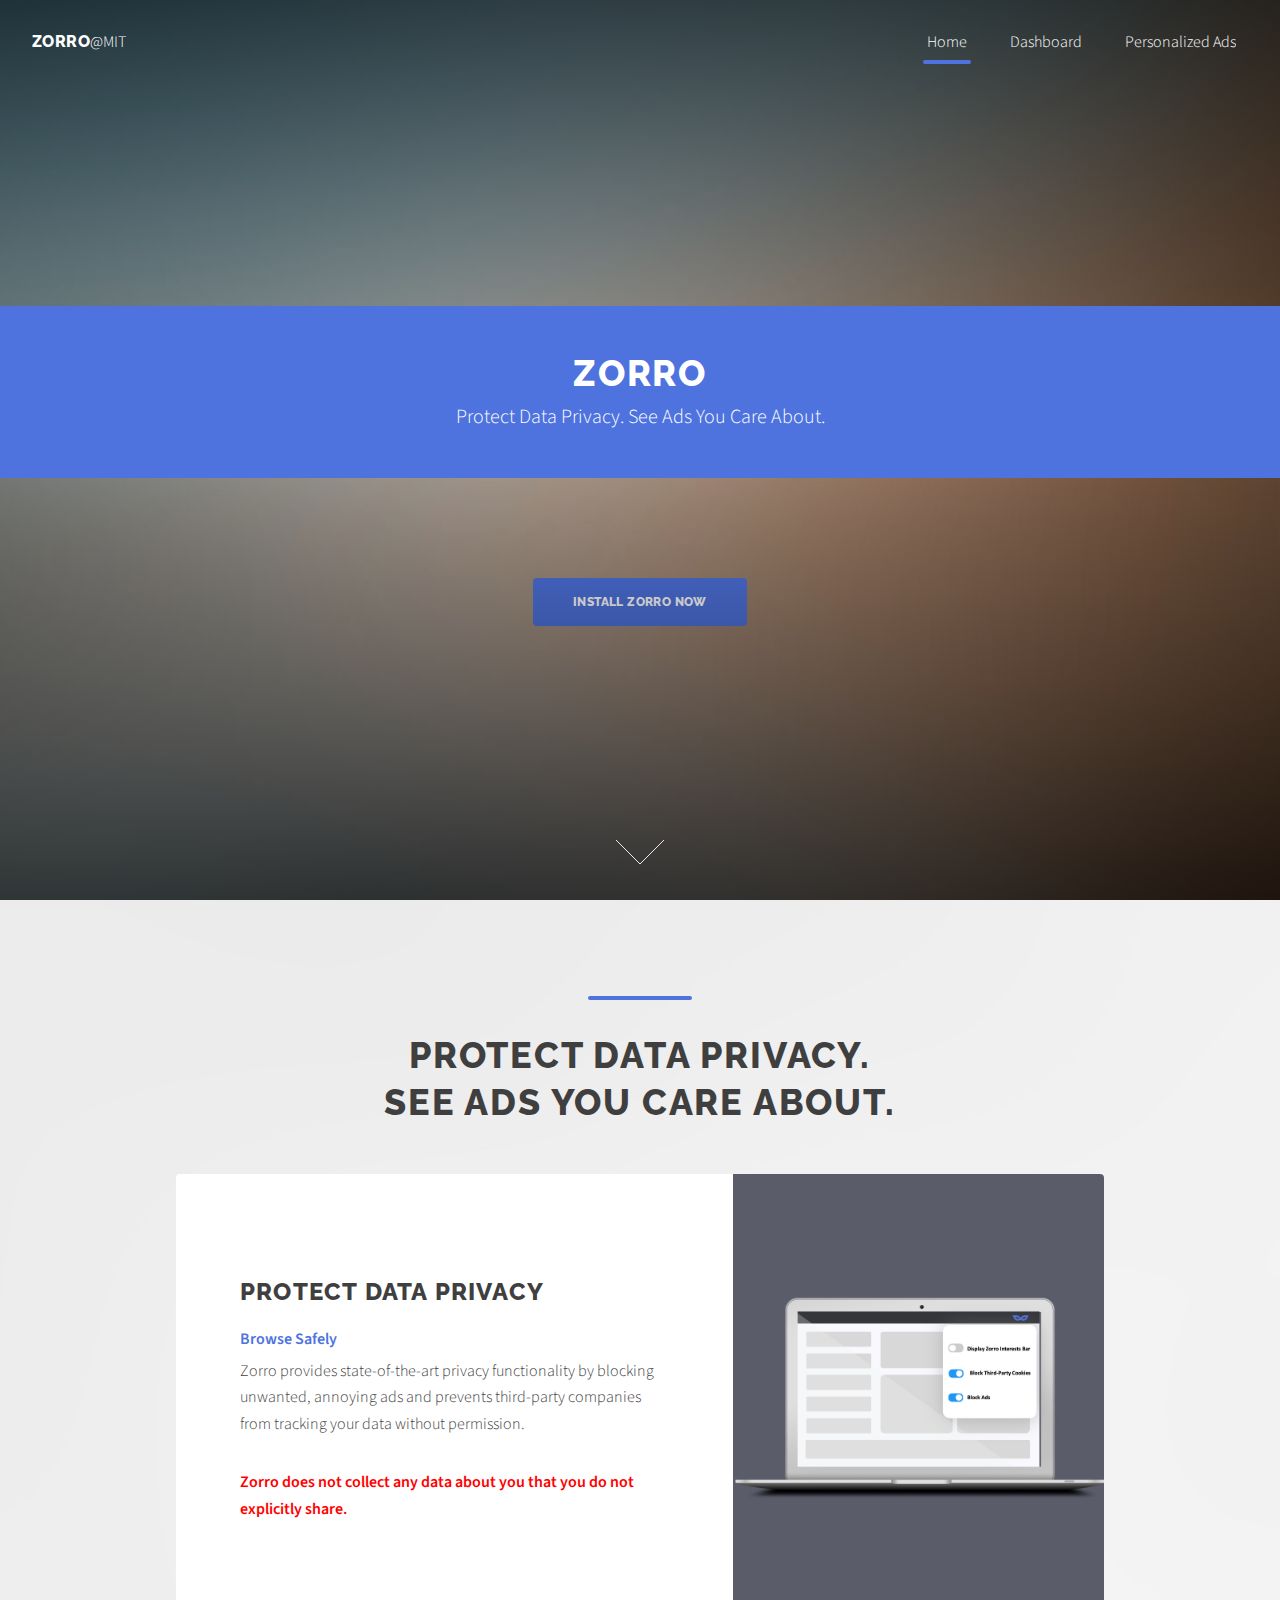
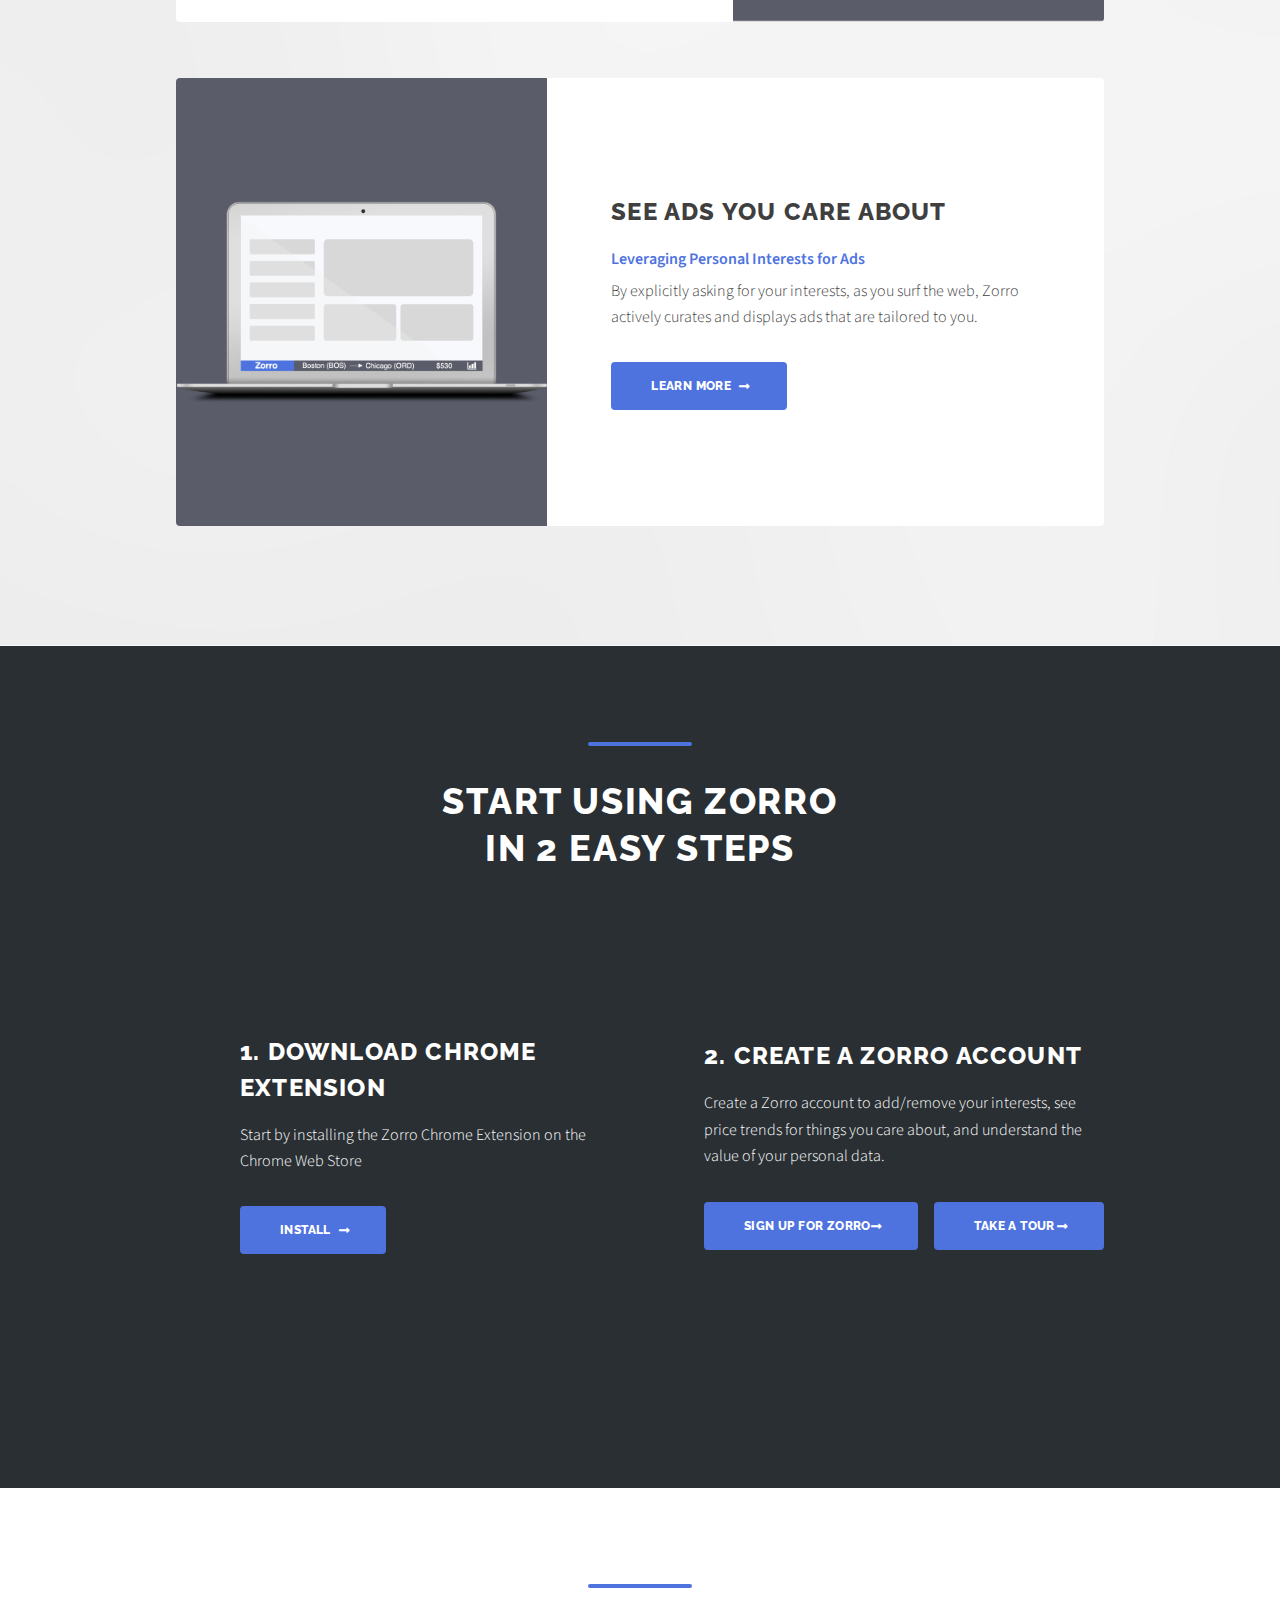
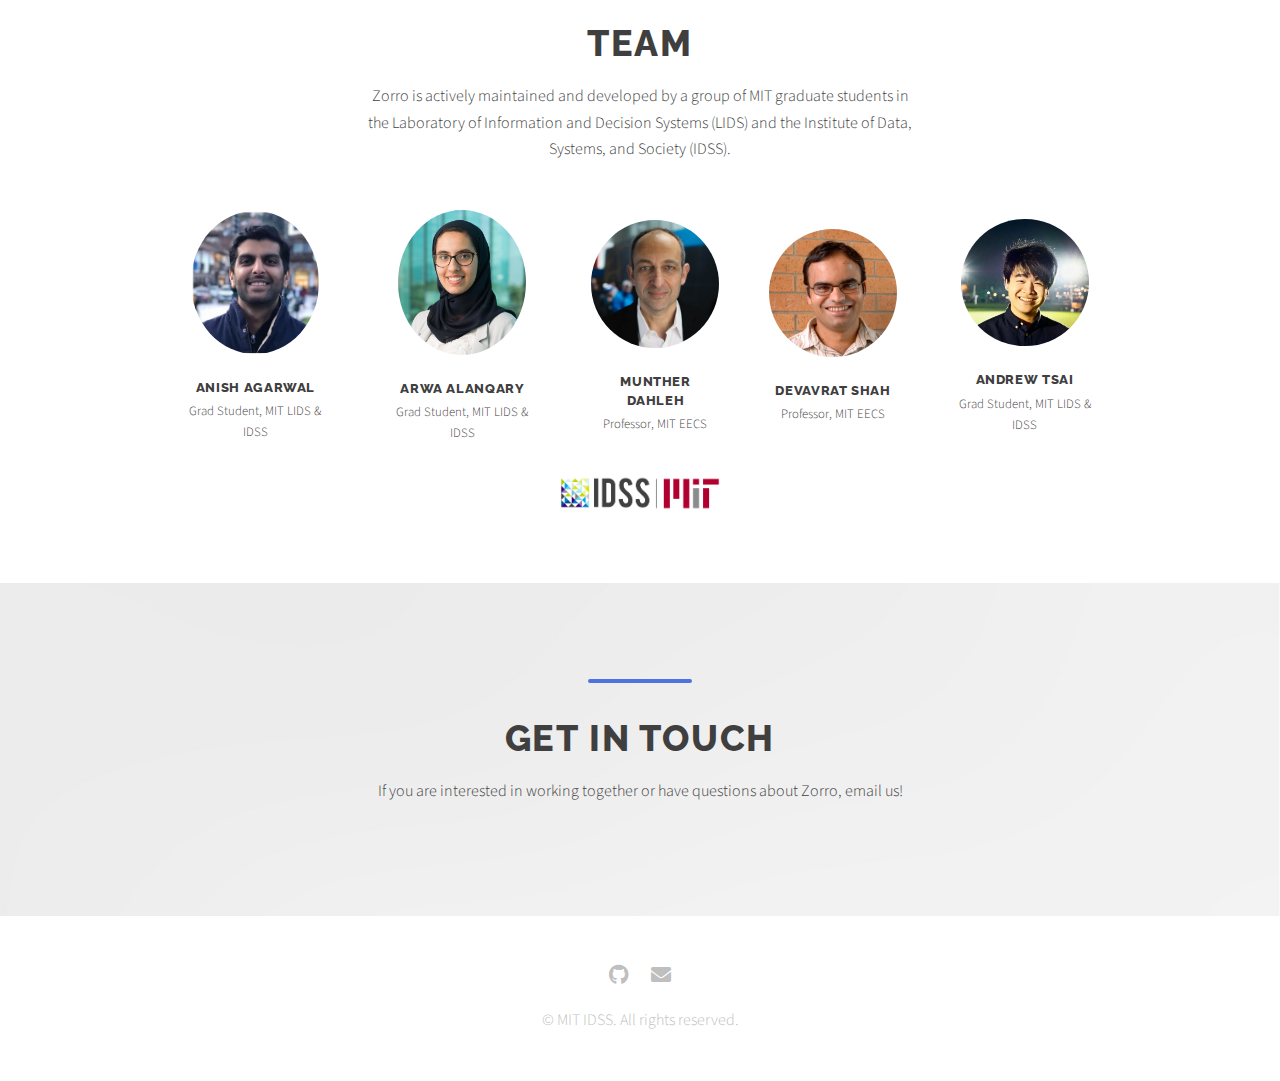
<file: index.html>
<!DOCTYPE HTML>
<!--
	Relativity by Pixelarity
	pixelarity.com | hello@pixelarity.com
	License: pixelarity.com/license
-->
<html>
	<head>
		<title>Zorro- Interest-Based Ad-Blocker</title>
		<meta charset="utf-8" />
		<meta name="viewport" content="width=device-width, initial-scale=1, user-scalable=no" />
		<link rel="stylesheet" href="assets/css/main.css" />
		<link rel="shortcut icon" href="images/favicon.ico" />
	</head>
	<body class="is-preload">

		<!-- Wrapper -->
			<div id="wrapper">

				<!-- Header -->
					<header id="header" class="alt">

						<!-- Logo -->
							<div class="logo">
								<a href="index.html"><strong>Zorro</strong>@MIT</a>
							</div>

						<!-- Nav -->
							<nav id="nav">
								<ul>
									<li class="current"><a href="index.html">Home</a></li>
									<!--li>
										<a href="#" class="icon solid fa-angle-down">Dropdown</a>
										<ul>
											<li><a href="#">Option One</a></li>
											<li><a href="#">Option Two</a></li>
											<li><a href="#">Option Three</a></li>
											<li>
												<a href="#">Submenu</a>
												<ul>
													<li><a href="#">Option One</a></li>
													<li><a href="#">Option Two</a></li>
													<li><a href="#">Option Three</a></li>
													<li><a href="#">Option Four</a></li>
												</ul>
											</li>
										</ul>
									</li-->
									<li><a href="dashboard.html">Dashboard</a></li>
									<li><a href="personalized_ads.html">Personalized Ads</a></li>
								</ul>
							</nav>

					</header>

				<!-- Banner -->
					<section id="banner">
						<div class="content">
							<h1>Zorro</h1>
							<p>Protect Data Privacy. See Ads You Care About. </p>
						</div>
						<div style="height:100px;"></div>
						<div>
							<a href="#install" class="button">Install Zorro Now</a>
						</div>
						<a href="#first" class="more scrolly">Learn More</a>
					</section>

				<!-- Section -->
					<section class="main alt" id="first">
						<header>
							<h2>Protect Data Privacy. <br>See Ads You Care About.</h2>
							
						</header>
						<div class="inner">
							<article class="post style2">
								<div class="content">
									<header>
										<h3>Protect Data Privacy</h3>
										<span class="category">Browse Safely</span>

									</header>
									<p>Zorro provides state-of-the-art privacy functionality by blocking unwanted, annoying ads and prevents third-party companies from tracking your data without permission.</p>

									<p><strong style="color:red">Zorro does not collect any data about you that you do not explicitly share.</strong></p>

								</div>
								<div class="image" data-position="center"><img src="images/pic11.png"  alt="" /></div>
							</article>
							<article class="post style2 alt">
								<div class="content">
									<header>
										<h3>See ads you care about</h3>
										<span class="category">Leveraging Personal Interests for Ads</span>

									</header>
									<p>By explicitly asking for your interests, as you surf the web, Zorro actively curates and displays ads that are tailored to you.</p>
									<ul class="actions">
										<li><a href="personalized_ads.html" class="button next">Learn More</a></li>
									</ul>
								</div>
								<div class="image" data-position="center"><img src="images/pic12.png" alt="" /></div>
							</article>
						</div>
					</section>

				<!-- Section -->
					<section class="main accent2" id="install">
						<header>
							<h2>Start using Zorro <br> in 2 Easy Steps</h2>
			
						</header>
						<div class="inner">
							<article class="post alt">
								<div class="content">
									<header>
										<h3>2. Create a Zorro Account</h3>
									</header>
									<p>Create a Zorro account to add/remove your interests, see price trends for things you care about, and understand the value of your personal data.</p>
									<ul class="actions">
										<li><a href="http://flask-env.ezw3nbmarp.us-east-2.elasticbeanstalk.com/" target="_blank" class="button next">Sign Up For Zorro</a></li>
										<li><a href="dashboard.html" class="button next">Take a Tour</a></li>
									</ul>
								</div>
								<div class="content">
									<header>
										<h3>1. Download Chrome Extension</h3>
									</header>
									<p>Start by installing the Zorro Chrome Extension on the Chrome Web Store</p>
									<ul class="actions">
										<li><a href="https://chrome.google.com/webstore/detail/zorro/nohffnloalhahmmfjifahgfjadhjcepi?authuser=0&hl=en" target="_blank" class="button next">Install</a></li>
									</ul>
								</div>
								

							</article>
							
						</div>
					</section>

				<!-- Section -->
					<section class="main">
						<header>
							<h2>Team</h2>
							<p>Zorro is actively maintained and developed by a group of MIT graduate students in the Laboratory of Information and Decision Systems (LIDS) and the Institute of Data, Systems, and Society (IDSS).</p>
						</header>
						<div class="inner">
							<ul class="faces">
								<li>
									<span class="image"><img src="images/anish.jpg" alt="" /></span>
									<h3>Anish Agarwal</h3>
									<p>Grad Student, MIT LIDS & IDSS</p>
								</li>
								<li>
									<span class="image"><img src="images/arwa.jpg" alt="" /></span>
									<h3>Arwa Alanqary</h3>
									<p>Grad Student, MIT LIDS & IDSS</p>
								</li>
								<li>
									<span class="image"><img src="images/munther.jpg" alt="" /></span>
									<h3>Munther Dahleh</h3>
									<p>Professor, MIT EECS</p>
								</li>
								<li>
									<span class="image"><img src="images/devavrat.jpg" alt="" /></span>
									<h3>Devavrat Shah</h3>
									<p>Professor, MIT EECS</p>
								</li>
								<li>
									<span class="image"><img src="images/andrew.jpg" alt="" /></span>
									<h3>Andrew Tsai</h3>
									<p>Grad Student, MIT LIDS & IDSS</p>
								</li>
							</ul>
							<div class="body_logo"><img src="images/idss_logo.png" alt="" /></div>
						</div>
					</section>

				<!-- Section -->
					<section class="main alt special">
						<header>
							<h2>Get in touch</h2>
							<p>If you are interested in working together or have questions about Zorro, email us!</p>
						</header>
						<!--div class="inner narrow">
							<form action="#" method="post">
								<div class="fields">
									<div class="field half">
										<input name="name" id="name" placeholder="Name" type="text" />
									</div>
									<div class="field half">
										<input name="email" id="email" placeholder="Email" type="email" />
									</div>
									<div class="field">
										<textarea name="message" id="message" rows="6" placeholder="Message"></textarea>
									</div>
								</div>
								<ul class="actions special">
									<li><button class="button next" type="submit">Send Message</button></li>
								</ul>
							</form>
						</div-->
					</section>

				<!-- Footer -->
					<footer id="footer">
						<ul class="icons">
							<!--li><a href="#" class="icon brands alt fa-twitter"><span class="label">Twitter</span></a></li>
							<li><a href="#" class="icon brands alt fa-facebook-f"><span class="label">Facebook</span></a></li-->
							<!--li><a href="#" class="icon brands alt fa-instagram"><span class="label">Instagram</span></a></li-->
							<li><a href="https://github.com/tsaience/zorro" class="icon brands alt fa-github"><span class="label">GitHub</span></a></li>
							<!--li><a href="#" class="icon solid alt fa-phone"><span class="label">Phone</span></a></li-->
							<li><a href="mailto: zorro-vod@mit.edu" class="icon solid alt fa-envelope"><span class="label">Email</span></a></li>
						</ul>
						<p class="copyright">&copy; MIT IDSS. All rights reserved.</p>
					</footer>

			</div>

		<!-- Scripts -->
			<script src="assets/js/jquery.min.js"></script>
			<script src="assets/js/jquery.dropotron.min.js"></script>
			<script src="assets/js/jquery.scrollex.min.js"></script>
			<script src="assets/js/jquery.scrolly.min.js"></script>
			<script src="assets/js/browser.min.js"></script>
			<script src="assets/js/breakpoints.min.js"></script>
			<script src="assets/js/util.js"></script>
			<script src="assets/js/main.js"></script>

	</body>
</html>
</file>
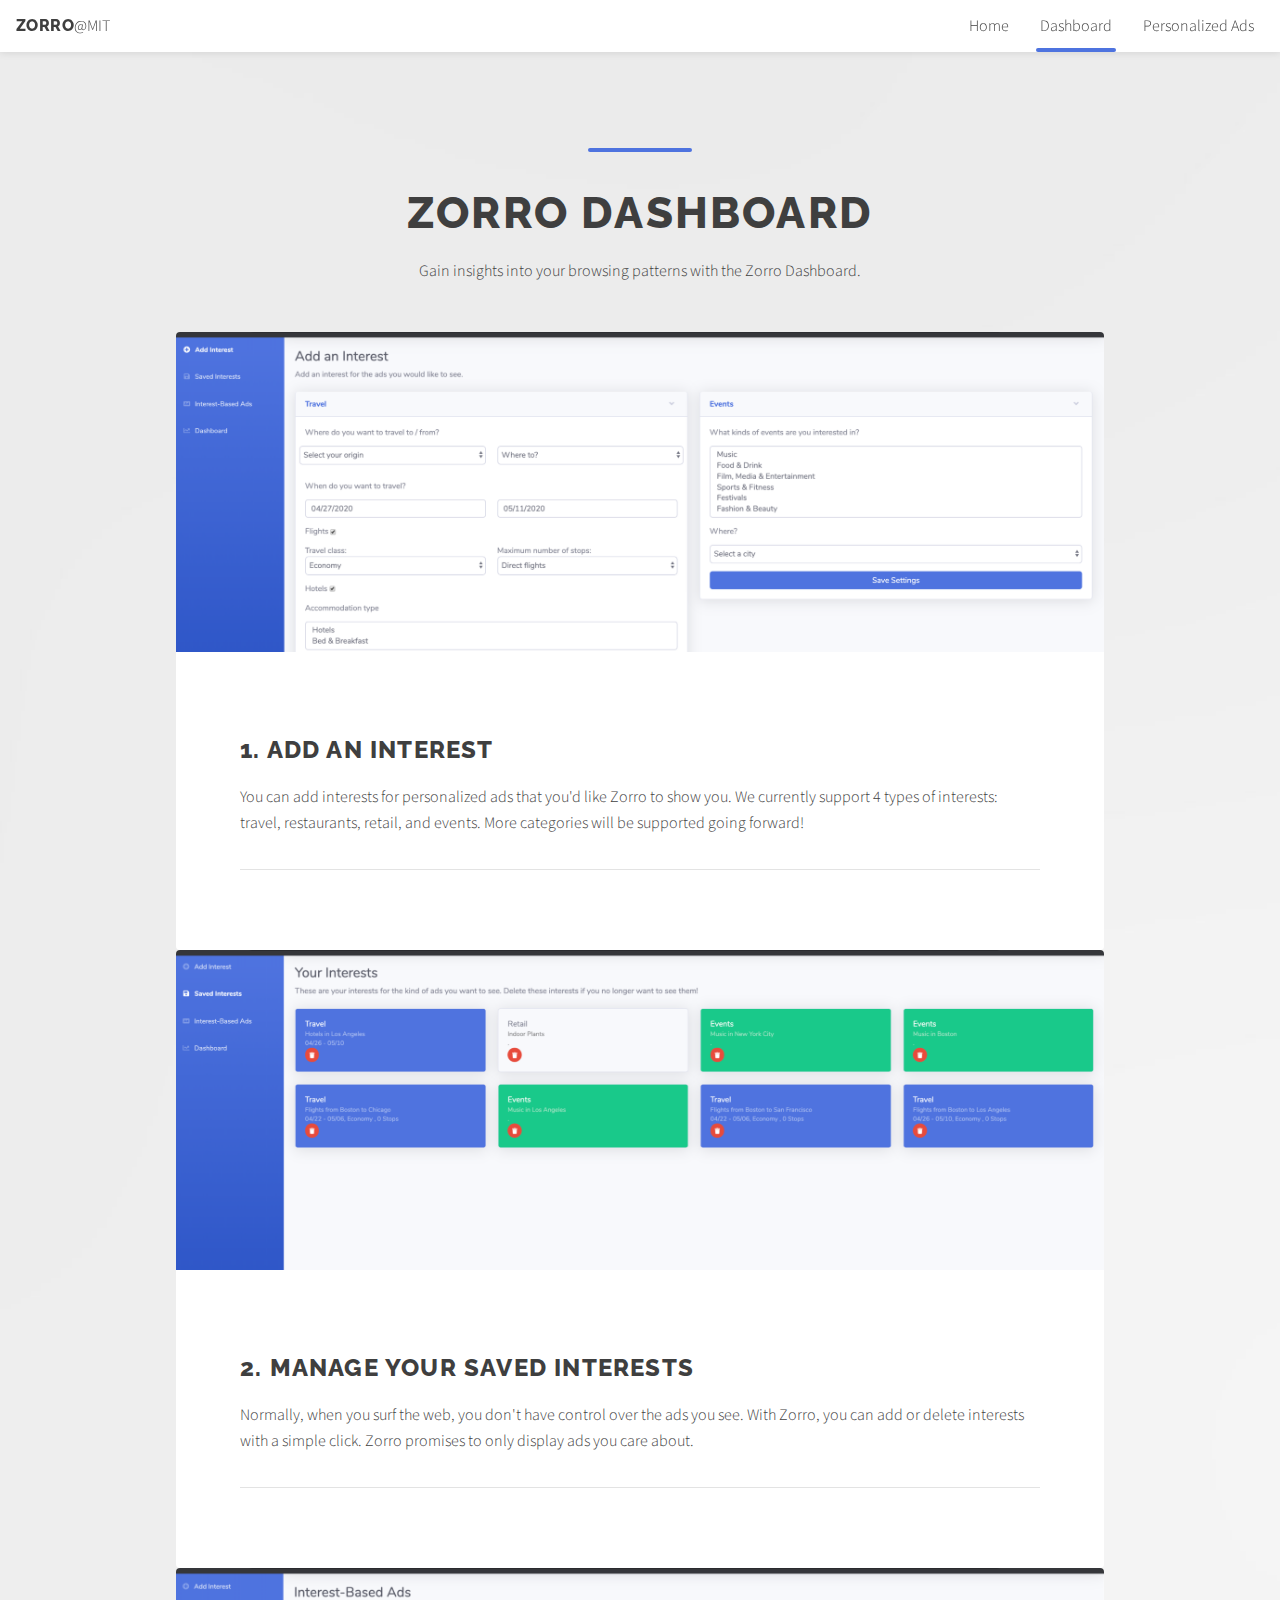
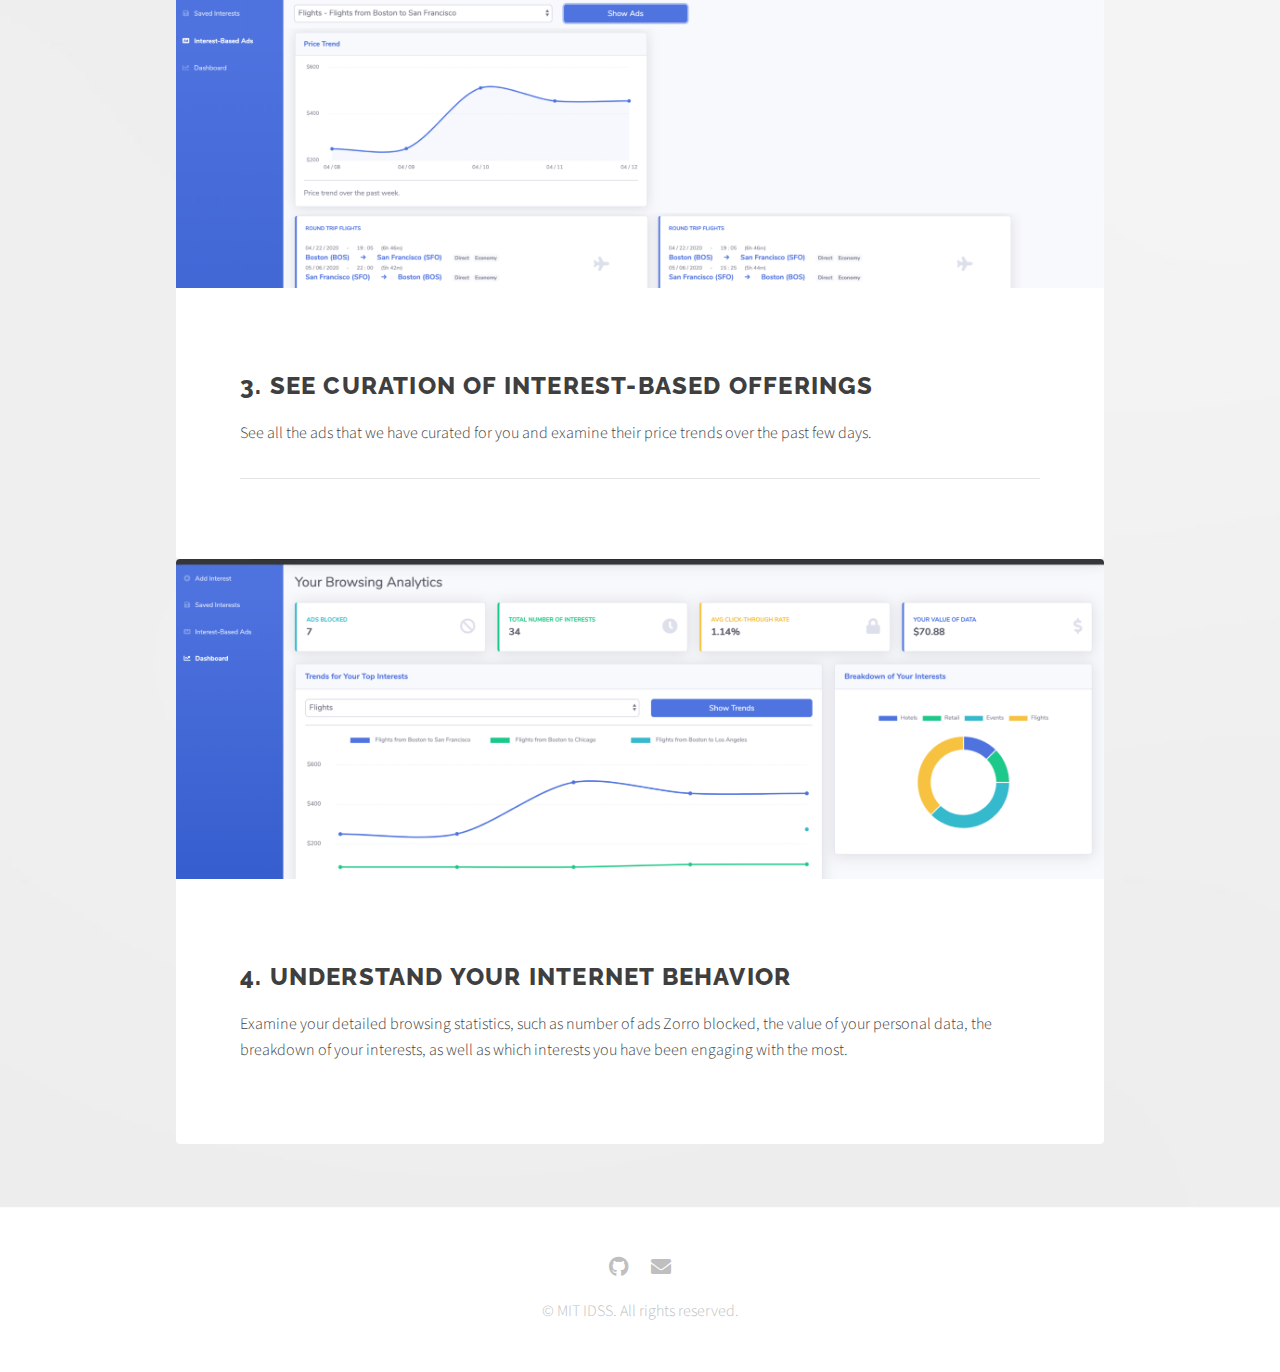
<file: dashboard.html>
<!DOCTYPE HTML>
<!--
	Relativity by Pixelarity
	pixelarity.com | hello@pixelarity.com
	License: pixelarity.com/license
-->
<html>
	<head>
		<title>Zorro Dashboard Explained</title>
		<meta charset="utf-8" />
		<meta name="viewport" content="width=device-width, initial-scale=1, user-scalable=no" />
		<link rel="stylesheet" href="assets/css/main.css" />
		<link rel="shortcut icon" href="images/favicon.ico" />
	</head>
	<body class="is-preload">

		<!-- Wrapper -->
			<div id="wrapper">

				<!-- Header -->
					<header id="header">

						<!-- Logo -->
							<div class="logo">
								<a href="index.html"><strong>Zorro</strong>@MIT</a>
							</div>

						<!-- Nav -->
							<nav id="nav">
								<ul>
									<li ><a href="index.html">Home</a></li>
									<!--li>
										<a href="#" class="icon solid fa-angle-down">Dropdown</a>
										<ul>
											<li><a href="#">Option One</a></li>
											<li><a href="#">Option Two</a></li>
											<li><a href="#">Option Three</a></li>
											<li>
												<a href="#">Submenu</a>
												<ul>
													<li><a href="#">Option One</a></li>
													<li><a href="#">Option Two</a></li>
													<li><a href="#">Option Three</a></li>
													<li><a href="#">Option Four</a></li>
												</ul>
											</li>
										</ul>
									</li-->
									<li class="current"><a href="dashboard.html">Dashboard</a></li>
									<li><a href="personalized_ads.html">Personalized Ads</a></li>
								</ul>
							</nav>


					</header>

				<!-- Section -->
					<section class="main alt">
						<header>
							<h1>Zorro Dashboard</h1>
							<p>Gain insights into your browsing patterns with the Zorro Dashboard.</p>
						</header>
						<div class="inner style2">
							<div class="image main" data-position="center"><img src="images/db1.png" alt="" /></div>
							<h3>1. Add An Interest</h3>
							<p>You can add interests for personalized ads that you'd like Zorro to show you. We currently support 4 types of interests: travel, restaurants, retail, and events. More categories will be supported going forward! </p>
							<hr />
						</div>
						<div class="inner style2">
							<div class="image main" data-position="center"><img src="images/db2.png" alt="" /></div>
							<h3>2. Manage Your Saved Interests</h3>
							<p>Normally, when you surf the web, you don't have control over the ads you see. With Zorro, you can add or delete interests with a simple click. Zorro promises to only display ads you care about.</p>
							<hr />
							
							
						</div>
						<div class="inner style2">
							<div class="image main" data-position="center"><img src="images/db3.png" alt="" /></div>
							<h3>3. See Curation of Interest-Based Offerings</h3>
							<p>See all the ads that we have curated for you and examine their price trends over the past few days.</p>
							<hr />
							
							
						</div>
						<div class="inner style2">
							<div class="image main" data-position="center"><img src="images/db4.png" alt="" /></div>
							<h3>4. Understand Your Internet Behavior</h3>
							<p>Examine your detailed browsing statistics, such as number of ads Zorro blocked, the value of your personal data, the breakdown of your interests, as well as which interests you have been engaging with the most.</p>
							
							
							
						</div>
						
						
						
					</section>

				<!-- Footer -->
					<footer id="footer">
						<ul class="icons">
							<!--li><a href="#" class="icon brands alt fa-twitter"><span class="label">Twitter</span></a></li>
							<li><a href="#" class="icon brands alt fa-facebook-f"><span class="label">Facebook</span></a></li-->
							<!--li><a href="#" class="icon brands alt fa-instagram"><span class="label">Instagram</span></a></li-->
							<li><a href="https://github.com/tsaience/zorro" class="icon brands alt fa-github"><span class="label">GitHub</span></a></li>
							<!--li><a href="#" class="icon solid alt fa-phone"><span class="label">Phone</span></a></li-->
							<li><a href="mailto: zorro-vod@mit.edu" class="icon solid alt fa-envelope"><span class="label">Email</span></a></li>
						</ul>
						<p class="copyright">&copy; MIT IDSS. All rights reserved.</p>
					</footer>

			</div>

		<!-- Scripts -->
			<script src="assets/js/jquery.min.js"></script>
			<script src="assets/js/jquery.dropotron.min.js"></script>
			<script src="assets/js/jquery.scrollex.min.js"></script>
			<script src="assets/js/jquery.scrolly.min.js"></script>
			<script src="assets/js/browser.min.js"></script>
			<script src="assets/js/breakpoints.min.js"></script>
			<script src="assets/js/util.js"></script>
			<script src="assets/js/main.js"></script>

	</body>
</html>
</file>
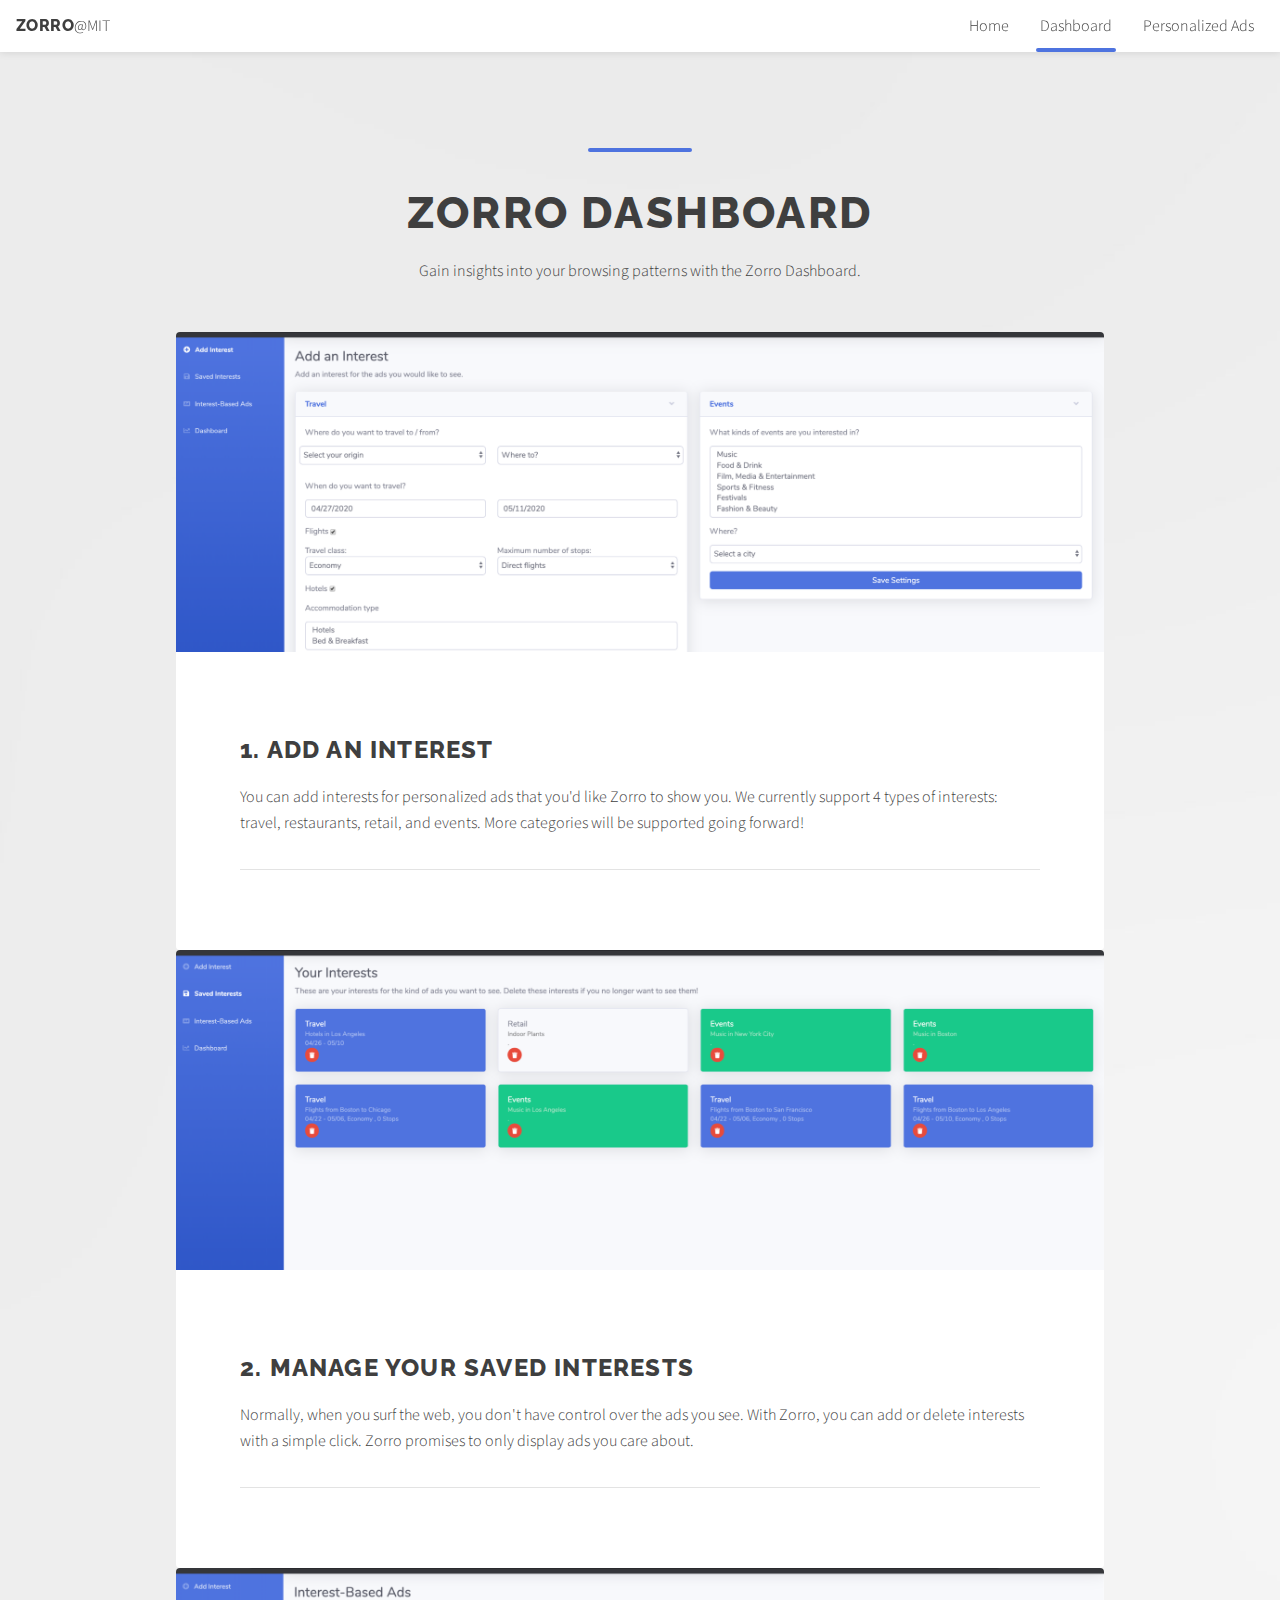
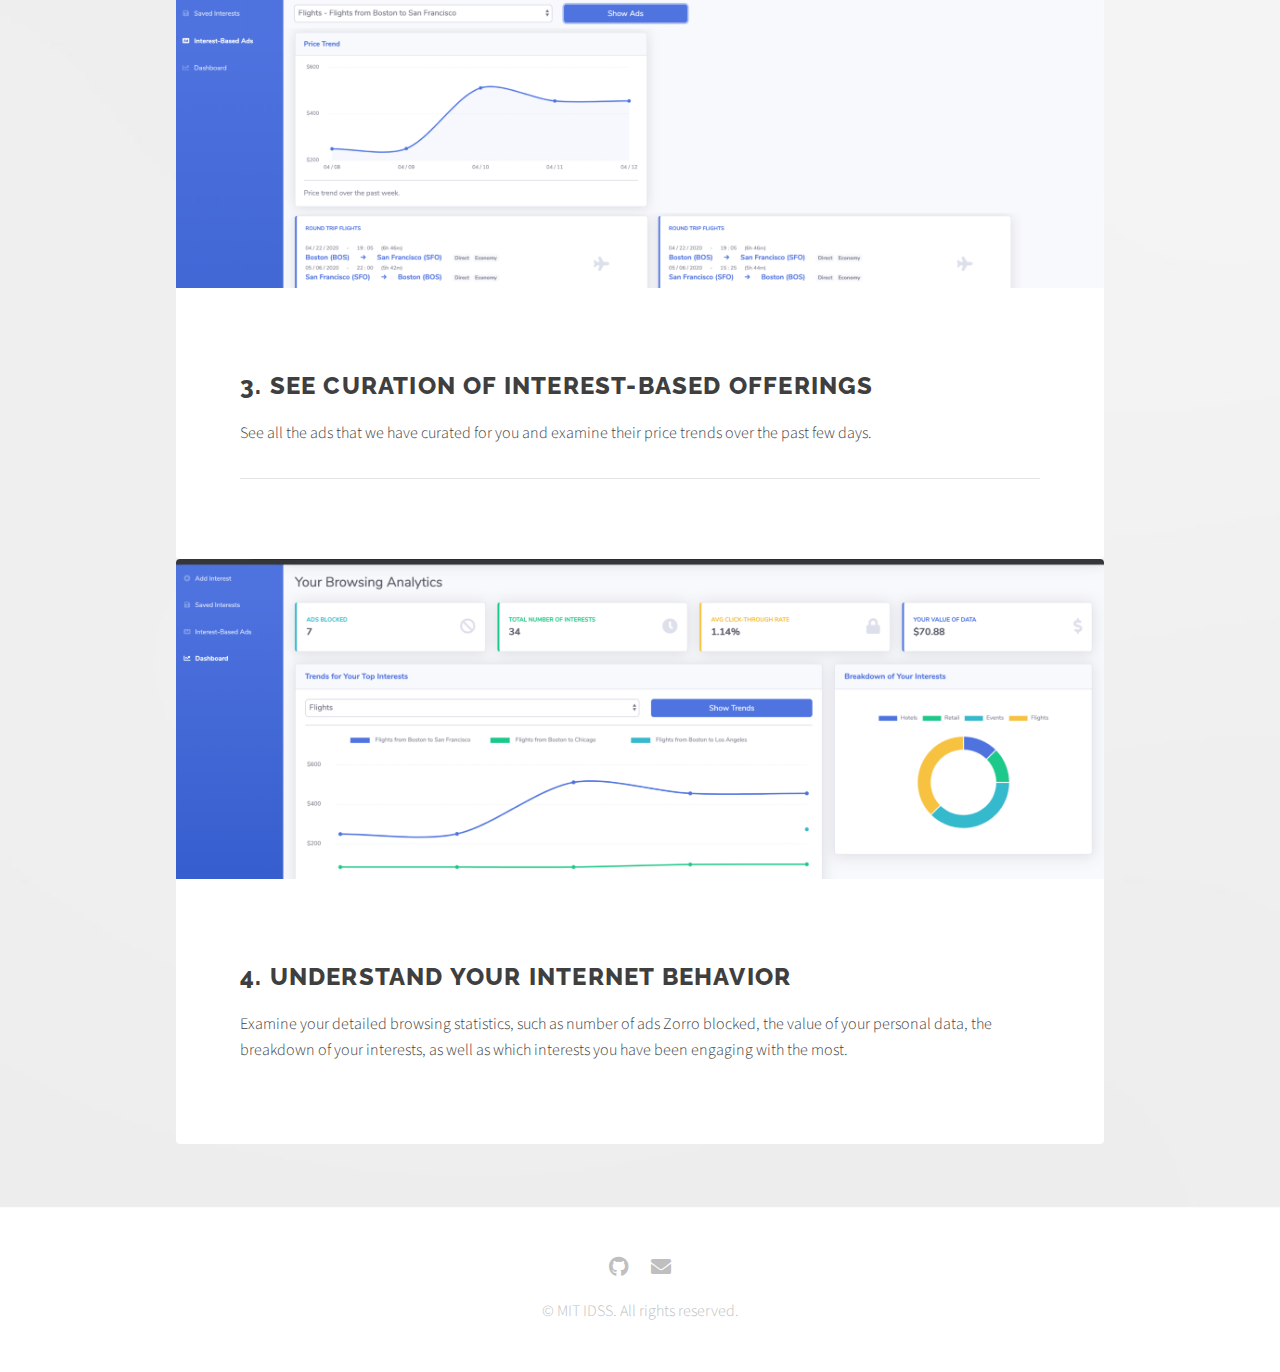
<file: generic.html>
<!DOCTYPE HTML>
<!--
	Relativity by Pixelarity
	pixelarity.com | hello@pixelarity.com
	License: pixelarity.com/license
-->
<html>
	<head>
		<title>Zorro Dashboard Explained</title>
		<meta charset="utf-8" />
		<meta name="viewport" content="width=device-width, initial-scale=1, user-scalable=no" />
		<link rel="stylesheet" href="assets/css/main.css" />
		<link rel="shortcut icon" href="images/favicon.ico" />
	</head>
	<body class="is-preload">

		<!-- Wrapper -->
			<div id="wrapper">

				<!-- Header -->
					<header id="header">

						<!-- Logo -->
							<div class="logo">
								<a href="index.html"><strong>Zorro</strong>@MIT</a>
							</div>

						<!-- Nav -->
							<nav id="nav">
								<ul>
									<li ><a href="index.html">Home</a></li>
									<!--li>
										<a href="#" class="icon solid fa-angle-down">Dropdown</a>
										<ul>
											<li><a href="#">Option One</a></li>
											<li><a href="#">Option Two</a></li>
											<li><a href="#">Option Three</a></li>
											<li>
												<a href="#">Submenu</a>
												<ul>
													<li><a href="#">Option One</a></li>
													<li><a href="#">Option Two</a></li>
													<li><a href="#">Option Three</a></li>
													<li><a href="#">Option Four</a></li>
												</ul>
											</li>
										</ul>
									</li-->
									<li class="current"><a href="generic.html">Dashboard</a></li>
									<li><a href="generic2.html">Personalized Ads</a></li>
								</ul>
							</nav>


					</header>

				<!-- Section -->
					<section class="main alt">
						<header>
							<h1>Zorro Dashboard</h1>
							<p>Gain insights into your browsing patterns with the Zorro Dashboard.</p>
						</header>
						<div class="inner style2">
							<div class="image main" data-position="center"><img src="images/db1.png" alt="" /></div>
							<h3>1. Add An Interest</h3>
							<p>You can add interests for personalized ads that you'd like Zorro to show you. We currently support 4 types of interests: travel, restaurants, retail, and events. More categories will be supported going forward! </p>
							<hr />
						</div>
						<div class="inner style2">
							<div class="image main" data-position="center"><img src="images/db2.png" alt="" /></div>
							<h3>2. Manage Your Saved Interests</h3>
							<p>Normally, when you surf the web, you don't have control over the ads you see. With Zorro, you can add or delete interests with a simple click. Zorro promises to only display ads you care about.</p>
							<hr />
							
							
						</div>
						<div class="inner style2">
							<div class="image main" data-position="center"><img src="images/db3.png" alt="" /></div>
							<h3>3. See Curation of Interest-Based Offerings</h3>
							<p>See all the ads that we have curated for you and examine their price trends over the past few days.</p>
							<hr />
							
							
						</div>
						<div class="inner style2">
							<div class="image main" data-position="center"><img src="images/db4.png" alt="" /></div>
							<h3>4. Understand Your Internet Behavior</h3>
							<p>Examine your detailed browsing statistics, such as number of ads Zorro blocked, the value of your personal data, the breakdown of your interests, as well as which interests you have been engaging with the most.</p>
							
							
							
						</div>
						
						
						
					</section>

				<!-- Footer -->
					<footer id="footer">
						<ul class="icons">
							<!--li><a href="#" class="icon brands alt fa-twitter"><span class="label">Twitter</span></a></li>
							<li><a href="#" class="icon brands alt fa-facebook-f"><span class="label">Facebook</span></a></li-->
							<!--li><a href="#" class="icon brands alt fa-instagram"><span class="label">Instagram</span></a></li-->
							<li><a href="https://github.com/tsaience/zorro" class="icon brands alt fa-github"><span class="label">GitHub</span></a></li>
							<!--li><a href="#" class="icon solid alt fa-phone"><span class="label">Phone</span></a></li-->
							<li><a href="mailto: zorro-vod@mit.edu" class="icon solid alt fa-envelope"><span class="label">Email</span></a></li>
						</ul>
						<p class="copyright">&copy; MIT IDSS. All rights reserved.</p>
					</footer>

			</div>

		<!-- Scripts -->
			<script src="assets/js/jquery.min.js"></script>
			<script src="assets/js/jquery.dropotron.min.js"></script>
			<script src="assets/js/jquery.scrollex.min.js"></script>
			<script src="assets/js/jquery.scrolly.min.js"></script>
			<script src="assets/js/browser.min.js"></script>
			<script src="assets/js/breakpoints.min.js"></script>
			<script src="assets/js/util.js"></script>
			<script src="assets/js/main.js"></script>

	</body>
</html>
</file>
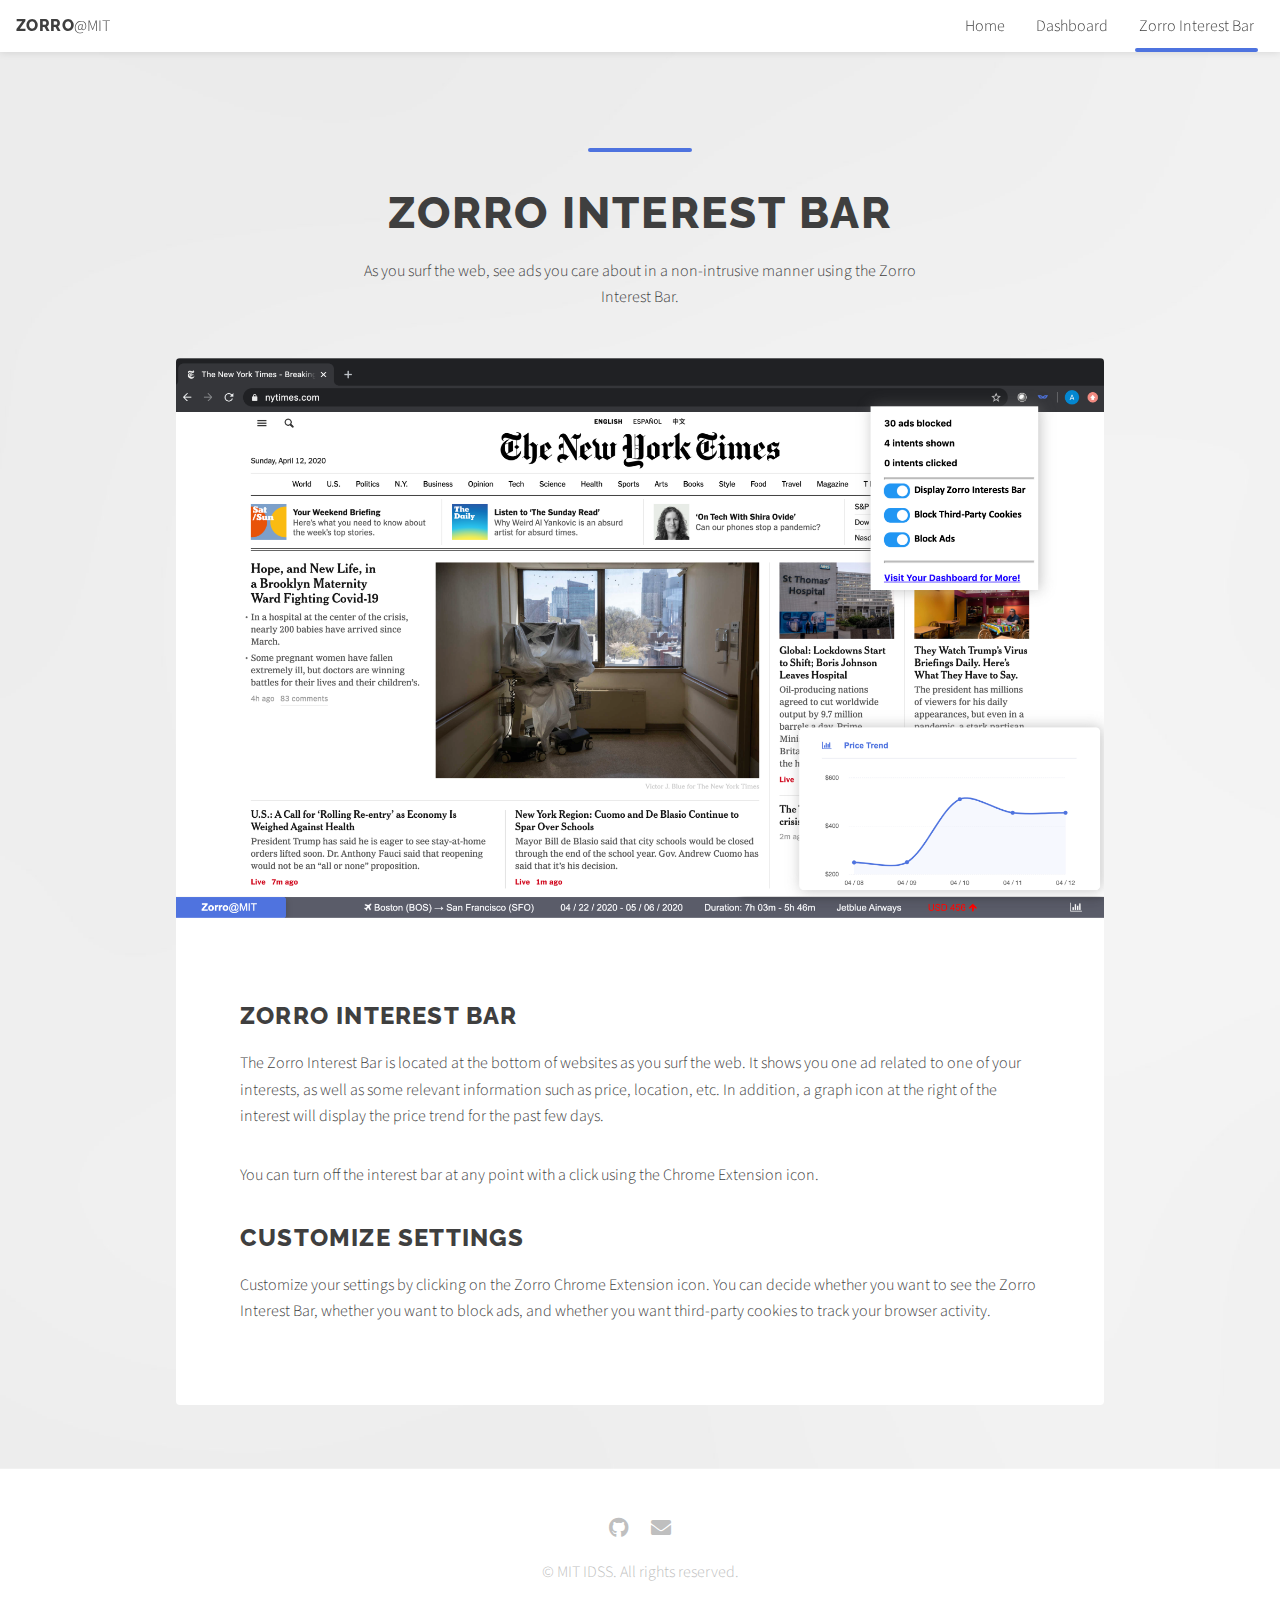
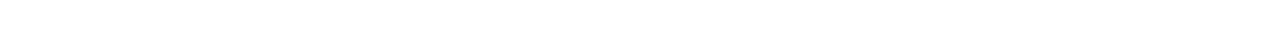
<file: generic2.html>
<!DOCTYPE HTML>
<!--
	Relativity by Pixelarity
	pixelarity.com | hello@pixelarity.com
	License: pixelarity.com/license
-->
<html>
	<head>
		<title>Zorro Dashboard Explained</title>
		<meta charset="utf-8" />
		<meta name="viewport" content="width=device-width, initial-scale=1, user-scalable=no" />
		<link rel="stylesheet" href="assets/css/main.css" />
		<link rel="shortcut icon" href="images/favicon.ico" />
	</head>
	<body class="is-preload">

		<!-- Wrapper -->
			<div id="wrapper">

				<!-- Header -->
					<header id="header">

						<!-- Logo -->
							<div class="logo">
								<a href="index.html"><strong>Zorro</strong>@MIT</a>
							</div>

						<!-- Nav -->
							<nav id="nav">
								<ul>
									<li ><a href="index.html">Home</a></li>
									<!--li>
										<a href="#" class="icon solid fa-angle-down">Dropdown</a>
										<ul>
											<li><a href="#">Option One</a></li>
											<li><a href="#">Option Two</a></li>
											<li><a href="#">Option Three</a></li>
											<li>
												<a href="#">Submenu</a>
												<ul>
													<li><a href="#">Option One</a></li>
													<li><a href="#">Option Two</a></li>
													<li><a href="#">Option Three</a></li>
													<li><a href="#">Option Four</a></li>
												</ul>
											</li>
										</ul>
									</li-->
									<li><a href="generic.html">Dashboard</a></li>
									<li class="current"><a href="generic2.html">Zorro Interest Bar</a></li>
								</ul>
							</nav>


					</header>

				<!-- Section -->
					<section class="main alt">
						<header>
							<h1>Zorro Interest Bar</h1>
							<p>As you surf the web, see ads you care about in a non-intrusive manner using the Zorro Interest Bar.</p>
						</header>
						<div class="inner style2">
							<div class="image main" style="height:35rem;" data-position="center"><img src="images/db5.png" alt="" /></div>
							<h3>Zorro Interest Bar</h3>
							<p>The Zorro Interest Bar is located at the bottom of websites as you surf the web. It shows you one ad related to one of your interests, as well as some relevant information such as price, location, etc. In addition, a graph icon at the right of the interest will display the price trend for the past few days.</p>
							<p>You can turn off the interest bar at any point with a click using the Chrome Extension icon.</p>
							<h3>Customize Settings</h3>
							<p>Customize your settings by clicking on the Zorro Chrome Extension icon. You can decide whether you want to see the Zorro Interest Bar, whether you want to block ads, and whether you want third-party cookies to track your browser activity.</p>
						</div>
					</section>

				<!-- Footer -->
					<footer id="footer">
						<ul class="icons">
							<!--li><a href="#" class="icon brands alt fa-twitter"><span class="label">Twitter</span></a></li>
							<li><a href="#" class="icon brands alt fa-facebook-f"><span class="label">Facebook</span></a></li-->
							<!--li><a href="#" class="icon brands alt fa-instagram"><span class="label">Instagram</span></a></li-->
							<li><a href="https://github.com/tsaience/zorro" class="icon brands alt fa-github"><span class="label">GitHub</span></a></li>
							<!--li><a href="#" class="icon solid alt fa-phone"><span class="label">Phone</span></a></li-->
							<li><a href="mailto: zorro-vod@mit.edu" class="icon solid alt fa-envelope"><span class="label">Email</span></a></li>
						</ul>
						<p class="copyright">&copy; MIT IDSS. All rights reserved.</p>
					</footer>

			</div>

		<!-- Scripts -->
			<script src="assets/js/jquery.min.js"></script>
			<script src="assets/js/jquery.dropotron.min.js"></script>
			<script src="assets/js/jquery.scrollex.min.js"></script>
			<script src="assets/js/jquery.scrolly.min.js"></script>
			<script src="assets/js/browser.min.js"></script>
			<script src="assets/js/breakpoints.min.js"></script>
			<script src="assets/js/util.js"></script>
			<script src="assets/js/main.js"></script>

	</body>
</html>
</file>
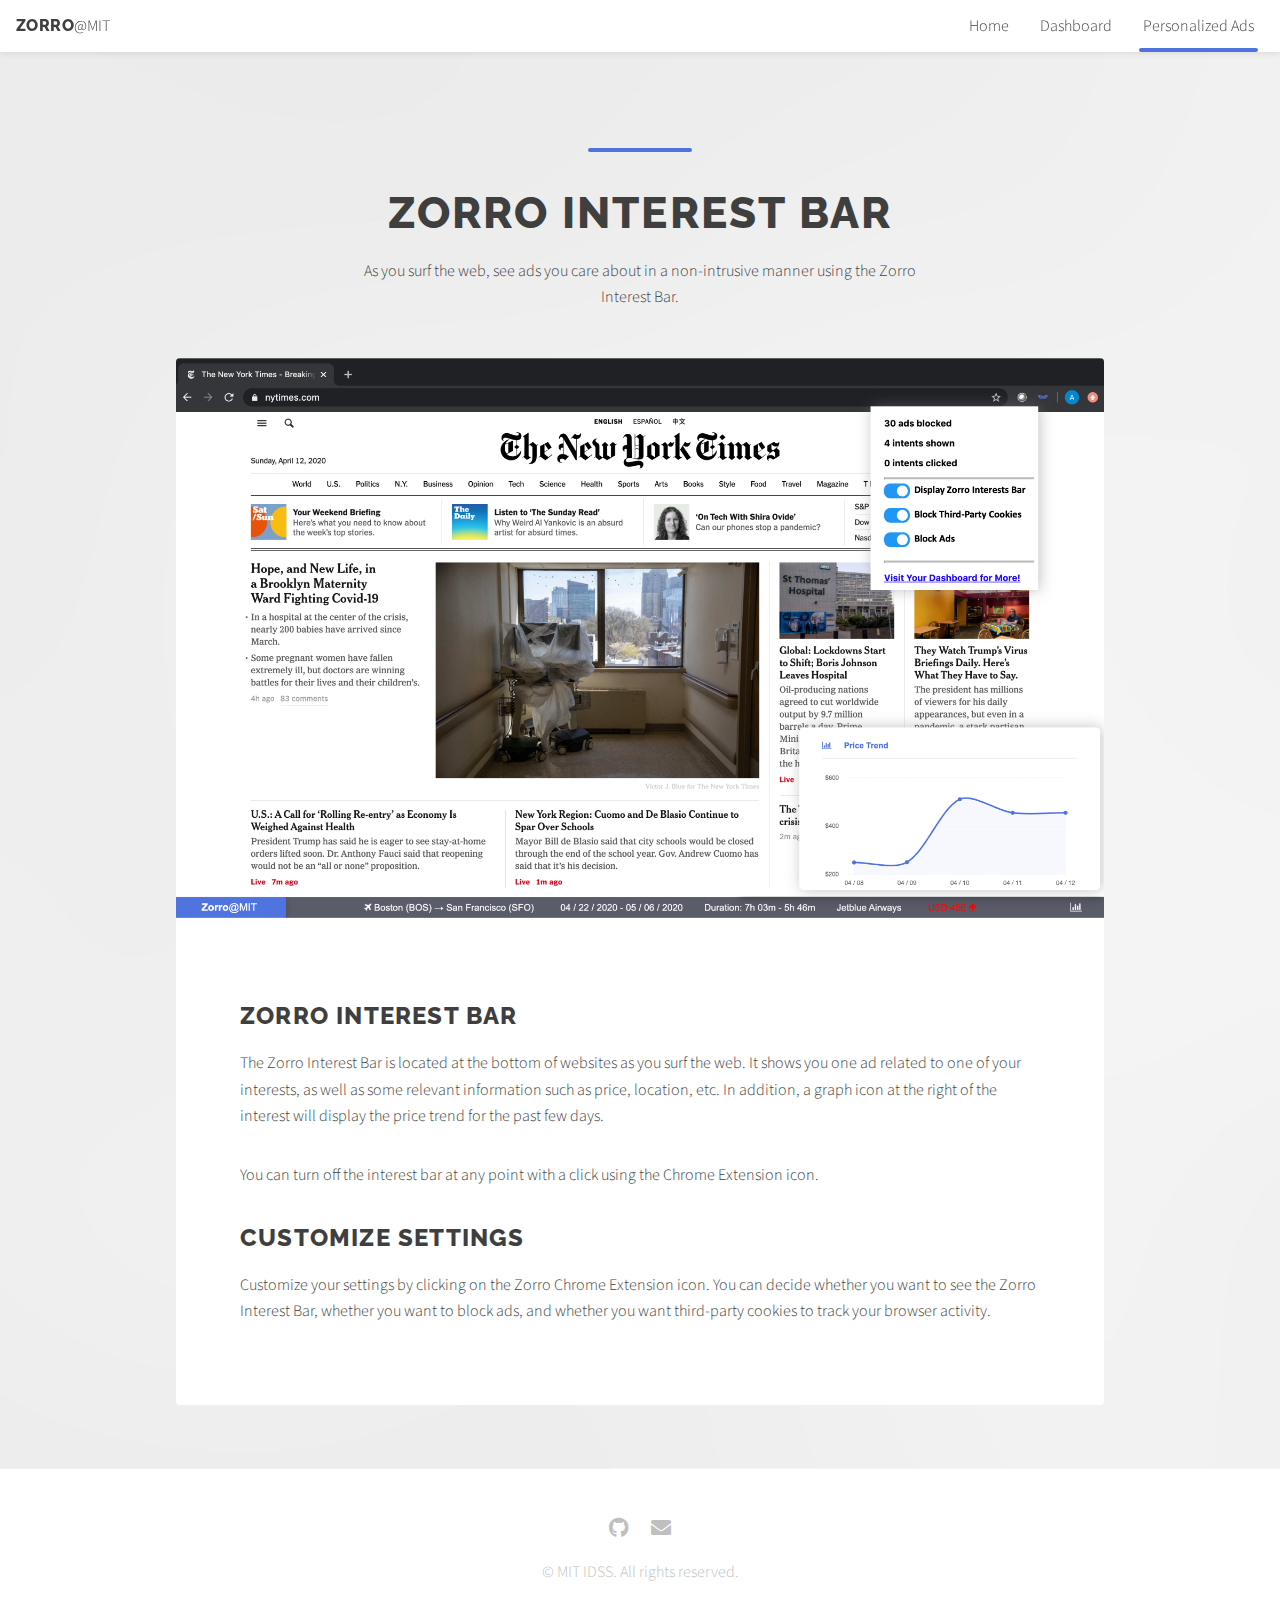
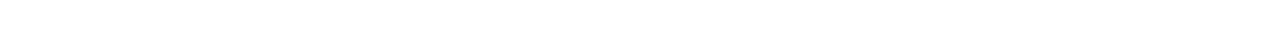
<file: personalized_ads.html>
<!DOCTYPE HTML>
<!--
	Relativity by Pixelarity
	pixelarity.com | hello@pixelarity.com
	License: pixelarity.com/license
-->
<html>
	<head>
		<title>Zorro Dashboard Explained</title>
		<meta charset="utf-8" />
		<meta name="viewport" content="width=device-width, initial-scale=1, user-scalable=no" />
		<link rel="stylesheet" href="assets/css/main.css" />
		<link rel="shortcut icon" href="images/favicon.ico" />
	</head>
	<body class="is-preload">

		<!-- Wrapper -->
			<div id="wrapper">

				<!-- Header -->
					<header id="header">

						<!-- Logo -->
							<div class="logo">
								<a href="index.html"><strong>Zorro</strong>@MIT</a>
							</div>

						<!-- Nav -->
							<nav id="nav">
								<ul>
									<li ><a href="index.html">Home</a></li>
									<!--li>
										<a href="#" class="icon solid fa-angle-down">Dropdown</a>
										<ul>
											<li><a href="#">Option One</a></li>
											<li><a href="#">Option Two</a></li>
											<li><a href="#">Option Three</a></li>
											<li>
												<a href="#">Submenu</a>
												<ul>
													<li><a href="#">Option One</a></li>
													<li><a href="#">Option Two</a></li>
													<li><a href="#">Option Three</a></li>
													<li><a href="#">Option Four</a></li>
												</ul>
											</li>
										</ul>
									</li-->
									<li><a href="dashboard.html">Dashboard</a></li>
									<li class="current"><a href="personalized_ads.html">Personalized Ads</a></li>
								</ul>
							</nav>


					</header>

				<!-- Section -->
					<section class="main alt">
						<header>
							<h1>Zorro Interest Bar</h1>
							<p>As you surf the web, see ads you care about in a non-intrusive manner using the Zorro Interest Bar.</p>
						</header>
						<div class="inner style2">
							<div class="image main" style="height:35rem;" data-position="center"><img src="images/db5.png" alt="" /></div>
							<h3>Zorro Interest Bar</h3>
							<p>The Zorro Interest Bar is located at the bottom of websites as you surf the web. It shows you one ad related to one of your interests, as well as some relevant information such as price, location, etc. In addition, a graph icon at the right of the interest will display the price trend for the past few days.</p>
							<p>You can turn off the interest bar at any point with a click using the Chrome Extension icon.</p>
							<h3>Customize Settings</h3>
							<p>Customize your settings by clicking on the Zorro Chrome Extension icon. You can decide whether you want to see the Zorro Interest Bar, whether you want to block ads, and whether you want third-party cookies to track your browser activity.</p>
						</div>
					</section>

				<!-- Footer -->
					<footer id="footer">
						<ul class="icons">
							<!--li><a href="#" class="icon brands alt fa-twitter"><span class="label">Twitter</span></a></li>
							<li><a href="#" class="icon brands alt fa-facebook-f"><span class="label">Facebook</span></a></li-->
							<!--li><a href="#" class="icon brands alt fa-instagram"><span class="label">Instagram</span></a></li-->
							<li><a href="https://github.com/tsaience/zorro" class="icon brands alt fa-github"><span class="label">GitHub</span></a></li>
							<!--li><a href="#" class="icon solid alt fa-phone"><span class="label">Phone</span></a></li-->
							<li><a href="mailto: zorro-vod@mit.edu" class="icon solid alt fa-envelope"><span class="label">Email</span></a></li>
						</ul>
						<p class="copyright">&copy; MIT IDSS. All rights reserved.</p>
					</footer>

			</div>

		<!-- Scripts -->
			<script src="assets/js/jquery.min.js"></script>
			<script src="assets/js/jquery.dropotron.min.js"></script>
			<script src="assets/js/jquery.scrollex.min.js"></script>
			<script src="assets/js/jquery.scrolly.min.js"></script>
			<script src="assets/js/browser.min.js"></script>
			<script src="assets/js/breakpoints.min.js"></script>
			<script src="assets/js/util.js"></script>
			<script src="assets/js/main.js"></script>

	</body>
</html>
</file>
<file: assets/css/main.css>
@import url(fontawesome-all.min.css);
@import url("https://fonts.googleapis.com/css?family=Raleway:800|Source+Sans+Pro:300,300i,600,600i");

/*
	Relativity by Pixelarity
	pixelarity.com | hello@pixelarity.com
	License: pixelarity.com/license
*/

html, body, div, span, applet, object,
iframe, h1, h2, h3, h4, h5, h6, p, blockquote,
pre, a, abbr, acronym, address, big, cite,
code, del, dfn, em, img, ins, kbd, q, s, samp,
small, strike, strong, sub, sup, tt, var, b,
u, i, center, dl, dt, dd, ol, ul, li, fieldset,
form, label, legend, table, caption, tbody,
tfoot, thead, tr, th, td, article, aside,
canvas, details, embed, figure, figcaption,
footer, header, hgroup, menu, nav, output, ruby,
section, summary, time, mark, audio, video {
	margin: 0;
	padding: 0;
	border: 0;
	font-size: 100%;
	font: inherit;
	vertical-align: baseline;}

article, aside, details, figcaption, figure,
footer, header, hgroup, menu, nav, section {
	display: block;}

body {
	line-height: 1;
}

ol, ul {
	list-style: none;
}

blockquote, q {
	quotes: none;
}

	blockquote:before, blockquote:after, q:before, q:after {
		content: '';
		content: none;
	}

table {
	border-collapse: collapse;
	border-spacing: 0;
}

body {
	-webkit-text-size-adjust: none;
}

mark {
	background-color: transparent;
	color: inherit;
}

input::-moz-focus-inner {
	border: 0;
	padding: 0;
}

input, select, textarea {
	-moz-appearance: none;
	-webkit-appearance: none;
	-ms-appearance: none;
	appearance: none;
}

/* Basic */

	@-ms-viewport {
		width: device-width;
	}

	body {
		-ms-overflow-style: scrollbar;
	}

	@media screen and (max-width: 480px) {

		html, body {
			min-width: 320px;
			overflow-x: hidden;
		}

	}

	html {
		box-sizing: border-box;
	}

	*, *:before, *:after {
		box-sizing: inherit;
	}

	body {
		background-color: #3f3f3f !important;
	}

		body.is-preload *, body.is-preload *:before, body.is-preload *:after {
			-moz-animation: none !important;
			-webkit-animation: none !important;
			-ms-animation: none !important;
			animation: none !important;
			-moz-transition: none !important;
			-webkit-transition: none !important;
			-ms-transition: none !important;
			transition: none !important;
		}

/* Type */

	html {
		font-size: 16pt;
	}

		@media screen and (max-width: 1680px) {

			html {
				font-size: 13pt;
			}

		}

		@media screen and (max-width: 1280px) {

			html {
				font-size: 12pt;
			}

		}

		@media screen and (max-width: 736px) {

			html {
				font-size: 11pt;
			}

		}

		@media screen and (max-width: 360px) {

			html {
				font-size: 10.5pt;
			}

		}

	body {
		background-color: #ffffff;
		color: #3f3f3f;
	}

	body, input, select, textarea {
		font-family: "Source Sans Pro", Helvetica, sans-serif;
		font-weight: 300;
		font-size: 1rem;
		line-height: 1.65;
	}

	a {
		-moz-transition: color 0.2s ease-in-out, border-color 0.2s ease-in-out, box-shadow 0.2s ease-in-out;
		-webkit-transition: color 0.2s ease-in-out, border-color 0.2s ease-in-out, box-shadow 0.2s ease-in-out;
		-ms-transition: color 0.2s ease-in-out, border-color 0.2s ease-in-out, box-shadow 0.2s ease-in-out;
		transition: color 0.2s ease-in-out, border-color 0.2s ease-in-out, box-shadow 0.2s ease-in-out;
		border-bottom: dotted 1px;
		text-decoration: none;
	}

		a:before, a strong {
			-moz-transition: color 0.2s ease-in-out, border-color 0.2s ease-in-out, box-shadow 0.2s ease-in-out;
			-webkit-transition: color 0.2s ease-in-out, border-color 0.2s ease-in-out, box-shadow 0.2s ease-in-out;
			-ms-transition: color 0.2s ease-in-out, border-color 0.2s ease-in-out, box-shadow 0.2s ease-in-out;
			transition: color 0.2s ease-in-out, border-color 0.2s ease-in-out, box-shadow 0.2s ease-in-out;
		}

		a:hover {
			border-bottom-color: transparent;
		}

			a:hover:before, a:hover strong {
				color: inherit !important;
			}

	strong, b {
		font-weight: 600;
	}

	em, i {
		font-style: italic;
	}

	p {
		margin: 0 0 2rem 0;
	}

	h1, h2, h3, h4, h5, h6 {
		font-family: "Raleway", Helvetica, sans-serif;
		font-weight: 800;
		line-height: 1.5;
		margin: 0 0 1rem 0;
		text-transform: uppercase;
		letter-spacing: 0.05em;
	}

		h1 a, h2 a, h3 a, h4 a, h5 a, h6 a {
			color: inherit;
			text-decoration: none;
		}

	h1 {
		font-size: 2.75rem;
		line-height: 1.3;
	}

	h2 {
		font-size: 2.25rem;
		line-height: 1.3;
	}

	h3 {
		font-size: 1.5rem;
	}

	h4 {
		font-size: 1.1rem;
	}

	h5 {
		font-size: 0.9rem;
	}

	h6 {
		font-size: 0.7rem;
	}

	@media screen and (max-width: 736px) {

		h1 {
			font-size: 2.25rem;
		}

		h2 {
			font-size: 1.5rem;
		}

		h3 {
			font-size: 1rem;
		}

		h4 {
			font-size: 0.9rem;
		}

		h5 {
			font-size: 0.8rem;
		}

		h6 {
			font-size: 0.7rem;
		}

	}

	sub {
		font-size: 0.8rem;
		position: relative;
		top: 0.5rem;
	}

	sup {
		font-size: 0.8rem;
		position: relative;
		top: -0.5rem;
	}

	blockquote {
		border-left: solid 4px;
		font-style: italic;
		margin: 0 0 2rem 0;
		padding: 0.5rem 0 0.5rem 2rem;
	}

	code {
		border-radius: 4px;
		border: solid 1px;
		font-family: "Courier New", monospace;
		font-size: 0.9rem;
		margin: 0 0.25rem;
		padding: 0.25rem 0.65rem;
	}

	pre {
		-webkit-overflow-scrolling: touch;
		font-family: "Courier New", monospace;
		font-size: 0.9rem;
		margin: 0 0 2rem 0;
	}

		pre code {
			display: block;
			line-height: 1.75;
			padding: 1rem 1.5rem;
			overflow-x: auto;
		}

	hr {
		border: 0;
		border-bottom: solid 1px;
		margin: 2rem 0;
	}

		hr.major {
			margin: 3rem 0;
		}

	.align-left {
		text-align: left;
	}

	.align-center {
		text-align: center;
	}

	.align-right {
		text-align: right;
	}

	input, select, textarea {
		color: #3f3f3f;
	}

	a {
		color: inherit;
	}

		a:hover {
			color: #4e73df !important;
		}

	strong, b {
		color: #3f3f3f;
	}

	h1, h2, h3, h4, h5, h6 {
		color: #3f3f3f;
	}

	blockquote {
		border-left-color: rgba(143, 143, 143, 0.25);
	}

	code {
		background: rgba(143, 143, 143, 0.075);
		border-color: rgba(143, 143, 143, 0.25);
	}

	hr {
		border-bottom-color: rgba(143, 143, 143, 0.25);
	}

/* Row */

	.row {
		display: flex;
		flex-wrap: wrap;
		box-sizing: border-box;
		align-items: stretch;
	}

		.row > * {
			box-sizing: border-box;
		}

		.row.gtr-uniform > * > :last-child {
			margin-bottom: 0;
		}

		.row.aln-left {
			justify-content: flex-start;
		}

		.row.aln-center {
			justify-content: center;
		}

		.row.aln-right {
			justify-content: flex-end;
		}

		.row.aln-top {
			align-items: flex-start;
		}

		.row.aln-middle {
			align-items: center;
		}

		.row.aln-bottom {
			align-items: flex-end;
		}

		.row > .imp {
			order: -1;
		}

		.row > .col-1 {
			width: 8.33333%;
		}

		.row > .off-1 {
			margin-left: 8.33333%;
		}

		.row > .col-2 {
			width: 16.66667%;
		}

		.row > .off-2 {
			margin-left: 16.66667%;
		}

		.row > .col-3 {
			width: 25%;
		}

		.row > .off-3 {
			margin-left: 25%;
		}

		.row > .col-4 {
			width: 33.33333%;
		}

		.row > .off-4 {
			margin-left: 33.33333%;
		}

		.row > .col-5 {
			width: 41.66667%;
		}

		.row > .off-5 {
			margin-left: 41.66667%;
		}

		.row > .col-6 {
			width: 50%;
		}

		.row > .off-6 {
			margin-left: 50%;
		}

		.row > .col-7 {
			width: 58.33333%;
		}

		.row > .off-7 {
			margin-left: 58.33333%;
		}

		.row > .col-8 {
			width: 66.66667%;
		}

		.row > .off-8 {
			margin-left: 66.66667%;
		}

		.row > .col-9 {
			width: 75%;
		}

		.row > .off-9 {
			margin-left: 75%;
		}

		.row > .col-10 {
			width: 83.33333%;
		}

		.row > .off-10 {
			margin-left: 83.33333%;
		}

		.row > .col-11 {
			width: 91.66667%;
		}

		.row > .off-11 {
			margin-left: 91.66667%;
		}

		.row > .col-12 {
			width: 100%;
		}

		.row > .off-12 {
			margin-left: 100%;
		}

		.row.gtr-0 {
			margin-top: 0;
			margin-left: 0rem;
		}

			.row.gtr-0 > * {
				padding: 0 0 0 0rem;
			}

			.row.gtr-0.gtr-uniform {
				margin-top: 0rem;
			}

				.row.gtr-0.gtr-uniform > * {
					padding-top: 0rem;
				}

		.row.gtr-25 {
			margin-top: 0;
			margin-left: -0.375rem;
		}

			.row.gtr-25 > * {
				padding: 0 0 0 0.375rem;
			}

			.row.gtr-25.gtr-uniform {
				margin-top: -0.375rem;
			}

				.row.gtr-25.gtr-uniform > * {
					padding-top: 0.375rem;
				}

		.row.gtr-50 {
			margin-top: 0;
			margin-left: -0.75rem;
		}

			.row.gtr-50 > * {
				padding: 0 0 0 0.75rem;
			}

			.row.gtr-50.gtr-uniform {
				margin-top: -0.75rem;
			}

				.row.gtr-50.gtr-uniform > * {
					padding-top: 0.75rem;
				}

		.row {
			margin-top: 0;
			margin-left: -1.5rem;
		}

			.row > * {
				padding: 0 0 0 1.5rem;
			}

			.row.gtr-uniform {
				margin-top: -1.5rem;
			}

				.row.gtr-uniform > * {
					padding-top: 1.5rem;
				}

		.row.gtr-150 {
			margin-top: 0;
			margin-left: -2.25rem;
		}

			.row.gtr-150 > * {
				padding: 0 0 0 2.25rem;
			}

			.row.gtr-150.gtr-uniform {
				margin-top: -2.25rem;
			}

				.row.gtr-150.gtr-uniform > * {
					padding-top: 2.25rem;
				}

		.row.gtr-200 {
			margin-top: 0;
			margin-left: -3rem;
		}

			.row.gtr-200 > * {
				padding: 0 0 0 3rem;
			}

			.row.gtr-200.gtr-uniform {
				margin-top: -3rem;
			}

				.row.gtr-200.gtr-uniform > * {
					padding-top: 3rem;
				}

		@media screen and (max-width: 1680px) {

			.row {
				display: flex;
				flex-wrap: wrap;
				box-sizing: border-box;
				align-items: stretch;
			}

				.row > * {
					box-sizing: border-box;
				}

				.row.gtr-uniform > * > :last-child {
					margin-bottom: 0;
				}

				.row.aln-left {
					justify-content: flex-start;
				}

				.row.aln-center {
					justify-content: center;
				}

				.row.aln-right {
					justify-content: flex-end;
				}

				.row.aln-top {
					align-items: flex-start;
				}

				.row.aln-middle {
					align-items: center;
				}

				.row.aln-bottom {
					align-items: flex-end;
				}

				.row > .imp-xlarge {
					order: -1;
				}

				.row > .col-1-xlarge {
					width: 8.33333%;
				}

				.row > .off-1-xlarge {
					margin-left: 8.33333%;
				}

				.row > .col-2-xlarge {
					width: 16.66667%;
				}

				.row > .off-2-xlarge {
					margin-left: 16.66667%;
				}

				.row > .col-3-xlarge {
					width: 25%;
				}

				.row > .off-3-xlarge {
					margin-left: 25%;
				}

				.row > .col-4-xlarge {
					width: 33.33333%;
				}

				.row > .off-4-xlarge {
					margin-left: 33.33333%;
				}

				.row > .col-5-xlarge {
					width: 41.66667%;
				}

				.row > .off-5-xlarge {
					margin-left: 41.66667%;
				}

				.row > .col-6-xlarge {
					width: 50%;
				}

				.row > .off-6-xlarge {
					margin-left: 50%;
				}

				.row > .col-7-xlarge {
					width: 58.33333%;
				}

				.row > .off-7-xlarge {
					margin-left: 58.33333%;
				}

				.row > .col-8-xlarge {
					width: 66.66667%;
				}

				.row > .off-8-xlarge {
					margin-left: 66.66667%;
				}

				.row > .col-9-xlarge {
					width: 75%;
				}

				.row > .off-9-xlarge {
					margin-left: 75%;
				}

				.row > .col-10-xlarge {
					width: 83.33333%;
				}

				.row > .off-10-xlarge {
					margin-left: 83.33333%;
				}

				.row > .col-11-xlarge {
					width: 91.66667%;
				}

				.row > .off-11-xlarge {
					margin-left: 91.66667%;
				}

				.row > .col-12-xlarge {
					width: 100%;
				}

				.row > .off-12-xlarge {
					margin-left: 100%;
				}

				.row.gtr-0 {
					margin-top: 0;
					margin-left: 0rem;
				}

					.row.gtr-0 > * {
						padding: 0 0 0 0rem;
					}

					.row.gtr-0.gtr-uniform {
						margin-top: 0rem;
					}

						.row.gtr-0.gtr-uniform > * {
							padding-top: 0rem;
						}

				.row.gtr-25 {
					margin-top: 0;
					margin-left: -0.375rem;
				}

					.row.gtr-25 > * {
						padding: 0 0 0 0.375rem;
					}

					.row.gtr-25.gtr-uniform {
						margin-top: -0.375rem;
					}

						.row.gtr-25.gtr-uniform > * {
							padding-top: 0.375rem;
						}

				.row.gtr-50 {
					margin-top: 0;
					margin-left: -0.75rem;
				}

					.row.gtr-50 > * {
						padding: 0 0 0 0.75rem;
					}

					.row.gtr-50.gtr-uniform {
						margin-top: -0.75rem;
					}

						.row.gtr-50.gtr-uniform > * {
							padding-top: 0.75rem;
						}

				.row {
					margin-top: 0;
					margin-left: -1.5rem;
				}

					.row > * {
						padding: 0 0 0 1.5rem;
					}

					.row.gtr-uniform {
						margin-top: -1.5rem;
					}

						.row.gtr-uniform > * {
							padding-top: 1.5rem;
						}

				.row.gtr-150 {
					margin-top: 0;
					margin-left: -2.25rem;
				}

					.row.gtr-150 > * {
						padding: 0 0 0 2.25rem;
					}

					.row.gtr-150.gtr-uniform {
						margin-top: -2.25rem;
					}

						.row.gtr-150.gtr-uniform > * {
							padding-top: 2.25rem;
						}

				.row.gtr-200 {
					margin-top: 0;
					margin-left: -3rem;
				}

					.row.gtr-200 > * {
						padding: 0 0 0 3rem;
					}

					.row.gtr-200.gtr-uniform {
						margin-top: -3rem;
					}

						.row.gtr-200.gtr-uniform > * {
							padding-top: 3rem;
						}

		}

		@media screen and (max-width: 1280px) {

			.row {
				display: flex;
				flex-wrap: wrap;
				box-sizing: border-box;
				align-items: stretch;
			}

				.row > * {
					box-sizing: border-box;
				}

				.row.gtr-uniform > * > :last-child {
					margin-bottom: 0;
				}

				.row.aln-left {
					justify-content: flex-start;
				}

				.row.aln-center {
					justify-content: center;
				}

				.row.aln-right {
					justify-content: flex-end;
				}

				.row.aln-top {
					align-items: flex-start;
				}

				.row.aln-middle {
					align-items: center;
				}

				.row.aln-bottom {
					align-items: flex-end;
				}

				.row > .imp-large {
					order: -1;
				}

				.row > .col-1-large {
					width: 8.33333%;
				}

				.row > .off-1-large {
					margin-left: 8.33333%;
				}

				.row > .col-2-large {
					width: 16.66667%;
				}

				.row > .off-2-large {
					margin-left: 16.66667%;
				}

				.row > .col-3-large {
					width: 25%;
				}

				.row > .off-3-large {
					margin-left: 25%;
				}

				.row > .col-4-large {
					width: 33.33333%;
				}

				.row > .off-4-large {
					margin-left: 33.33333%;
				}

				.row > .col-5-large {
					width: 41.66667%;
				}

				.row > .off-5-large {
					margin-left: 41.66667%;
				}

				.row > .col-6-large {
					width: 50%;
				}

				.row > .off-6-large {
					margin-left: 50%;
				}

				.row > .col-7-large {
					width: 58.33333%;
				}

				.row > .off-7-large {
					margin-left: 58.33333%;
				}

				.row > .col-8-large {
					width: 66.66667%;
				}

				.row > .off-8-large {
					margin-left: 66.66667%;
				}

				.row > .col-9-large {
					width: 75%;
				}

				.row > .off-9-large {
					margin-left: 75%;
				}

				.row > .col-10-large {
					width: 83.33333%;
				}

				.row > .off-10-large {
					margin-left: 83.33333%;
				}

				.row > .col-11-large {
					width: 91.66667%;
				}

				.row > .off-11-large {
					margin-left: 91.66667%;
				}

				.row > .col-12-large {
					width: 100%;
				}

				.row > .off-12-large {
					margin-left: 100%;
				}

				.row.gtr-0 {
					margin-top: 0;
					margin-left: 0rem;
				}

					.row.gtr-0 > * {
						padding: 0 0 0 0rem;
					}

					.row.gtr-0.gtr-uniform {
						margin-top: 0rem;
					}

						.row.gtr-0.gtr-uniform > * {
							padding-top: 0rem;
						}

				.row.gtr-25 {
					margin-top: 0;
					margin-left: -0.375rem;
				}

					.row.gtr-25 > * {
						padding: 0 0 0 0.375rem;
					}

					.row.gtr-25.gtr-uniform {
						margin-top: -0.375rem;
					}

						.row.gtr-25.gtr-uniform > * {
							padding-top: 0.375rem;
						}

				.row.gtr-50 {
					margin-top: 0;
					margin-left: -0.75rem;
				}

					.row.gtr-50 > * {
						padding: 0 0 0 0.75rem;
					}

					.row.gtr-50.gtr-uniform {
						margin-top: -0.75rem;
					}

						.row.gtr-50.gtr-uniform > * {
							padding-top: 0.75rem;
						}

				.row {
					margin-top: 0;
					margin-left: -1.5rem;
				}

					.row > * {
						padding: 0 0 0 1.5rem;
					}

					.row.gtr-uniform {
						margin-top: -1.5rem;
					}

						.row.gtr-uniform > * {
							padding-top: 1.5rem;
						}

				.row.gtr-150 {
					margin-top: 0;
					margin-left: -2.25rem;
				}

					.row.gtr-150 > * {
						padding: 0 0 0 2.25rem;
					}

					.row.gtr-150.gtr-uniform {
						margin-top: -2.25rem;
					}

						.row.gtr-150.gtr-uniform > * {
							padding-top: 2.25rem;
						}

				.row.gtr-200 {
					margin-top: 0;
					margin-left: -3rem;
				}

					.row.gtr-200 > * {
						padding: 0 0 0 3rem;
					}

					.row.gtr-200.gtr-uniform {
						margin-top: -3rem;
					}

						.row.gtr-200.gtr-uniform > * {
							padding-top: 3rem;
						}

		}

		@media screen and (max-width: 980px) {

			.row {
				display: flex;
				flex-wrap: wrap;
				box-sizing: border-box;
				align-items: stretch;
			}

				.row > * {
					box-sizing: border-box;
				}

				.row.gtr-uniform > * > :last-child {
					margin-bottom: 0;
				}

				.row.aln-left {
					justify-content: flex-start;
				}

				.row.aln-center {
					justify-content: center;
				}

				.row.aln-right {
					justify-content: flex-end;
				}

				.row.aln-top {
					align-items: flex-start;
				}

				.row.aln-middle {
					align-items: center;
				}

				.row.aln-bottom {
					align-items: flex-end;
				}

				.row > .imp-medium {
					order: -1;
				}

				.row > .col-1-medium {
					width: 8.33333%;
				}

				.row > .off-1-medium {
					margin-left: 8.33333%;
				}

				.row > .col-2-medium {
					width: 16.66667%;
				}

				.row > .off-2-medium {
					margin-left: 16.66667%;
				}

				.row > .col-3-medium {
					width: 25%;
				}

				.row > .off-3-medium {
					margin-left: 25%;
				}

				.row > .col-4-medium {
					width: 33.33333%;
				}

				.row > .off-4-medium {
					margin-left: 33.33333%;
				}

				.row > .col-5-medium {
					width: 41.66667%;
				}

				.row > .off-5-medium {
					margin-left: 41.66667%;
				}

				.row > .col-6-medium {
					width: 50%;
				}

				.row > .off-6-medium {
					margin-left: 50%;
				}

				.row > .col-7-medium {
					width: 58.33333%;
				}

				.row > .off-7-medium {
					margin-left: 58.33333%;
				}

				.row > .col-8-medium {
					width: 66.66667%;
				}

				.row > .off-8-medium {
					margin-left: 66.66667%;
				}

				.row > .col-9-medium {
					width: 75%;
				}

				.row > .off-9-medium {
					margin-left: 75%;
				}

				.row > .col-10-medium {
					width: 83.33333%;
				}

				.row > .off-10-medium {
					margin-left: 83.33333%;
				}

				.row > .col-11-medium {
					width: 91.66667%;
				}

				.row > .off-11-medium {
					margin-left: 91.66667%;
				}

				.row > .col-12-medium {
					width: 100%;
				}

				.row > .off-12-medium {
					margin-left: 100%;
				}

				.row.gtr-0 {
					margin-top: 0;
					margin-left: 0rem;
				}

					.row.gtr-0 > * {
						padding: 0 0 0 0rem;
					}

					.row.gtr-0.gtr-uniform {
						margin-top: 0rem;
					}

						.row.gtr-0.gtr-uniform > * {
							padding-top: 0rem;
						}

				.row.gtr-25 {
					margin-top: 0;
					margin-left: -0.375rem;
				}

					.row.gtr-25 > * {
						padding: 0 0 0 0.375rem;
					}

					.row.gtr-25.gtr-uniform {
						margin-top: -0.375rem;
					}

						.row.gtr-25.gtr-uniform > * {
							padding-top: 0.375rem;
						}

				.row.gtr-50 {
					margin-top: 0;
					margin-left: -0.75rem;
				}

					.row.gtr-50 > * {
						padding: 0 0 0 0.75rem;
					}

					.row.gtr-50.gtr-uniform {
						margin-top: -0.75rem;
					}

						.row.gtr-50.gtr-uniform > * {
							padding-top: 0.75rem;
						}

				.row {
					margin-top: 0;
					margin-left: -1.5rem;
				}

					.row > * {
						padding: 0 0 0 1.5rem;
					}

					.row.gtr-uniform {
						margin-top: -1.5rem;
					}

						.row.gtr-uniform > * {
							padding-top: 1.5rem;
						}

				.row.gtr-150 {
					margin-top: 0;
					margin-left: -2.25rem;
				}

					.row.gtr-150 > * {
						padding: 0 0 0 2.25rem;
					}

					.row.gtr-150.gtr-uniform {
						margin-top: -2.25rem;
					}

						.row.gtr-150.gtr-uniform > * {
							padding-top: 2.25rem;
						}

				.row.gtr-200 {
					margin-top: 0;
					margin-left: -3rem;
				}

					.row.gtr-200 > * {
						padding: 0 0 0 3rem;
					}

					.row.gtr-200.gtr-uniform {
						margin-top: -3rem;
					}

						.row.gtr-200.gtr-uniform > * {
							padding-top: 3rem;
						}

		}

		@media screen and (max-width: 736px) {

			.row {
				display: flex;
				flex-wrap: wrap;
				box-sizing: border-box;
				align-items: stretch;
			}

				.row > * {
					box-sizing: border-box;
				}

				.row.gtr-uniform > * > :last-child {
					margin-bottom: 0;
				}

				.row.aln-left {
					justify-content: flex-start;
				}

				.row.aln-center {
					justify-content: center;
				}

				.row.aln-right {
					justify-content: flex-end;
				}

				.row.aln-top {
					align-items: flex-start;
				}

				.row.aln-middle {
					align-items: center;
				}

				.row.aln-bottom {
					align-items: flex-end;
				}

				.row > .imp-small {
					order: -1;
				}

				.row > .col-1-small {
					width: 8.33333%;
				}

				.row > .off-1-small {
					margin-left: 8.33333%;
				}

				.row > .col-2-small {
					width: 16.66667%;
				}

				.row > .off-2-small {
					margin-left: 16.66667%;
				}

				.row > .col-3-small {
					width: 25%;
				}

				.row > .off-3-small {
					margin-left: 25%;
				}

				.row > .col-4-small {
					width: 33.33333%;
				}

				.row > .off-4-small {
					margin-left: 33.33333%;
				}

				.row > .col-5-small {
					width: 41.66667%;
				}

				.row > .off-5-small {
					margin-left: 41.66667%;
				}

				.row > .col-6-small {
					width: 50%;
				}

				.row > .off-6-small {
					margin-left: 50%;
				}

				.row > .col-7-small {
					width: 58.33333%;
				}

				.row > .off-7-small {
					margin-left: 58.33333%;
				}

				.row > .col-8-small {
					width: 66.66667%;
				}

				.row > .off-8-small {
					margin-left: 66.66667%;
				}

				.row > .col-9-small {
					width: 75%;
				}

				.row > .off-9-small {
					margin-left: 75%;
				}

				.row > .col-10-small {
					width: 83.33333%;
				}

				.row > .off-10-small {
					margin-left: 83.33333%;
				}

				.row > .col-11-small {
					width: 91.66667%;
				}

				.row > .off-11-small {
					margin-left: 91.66667%;
				}

				.row > .col-12-small {
					width: 100%;
				}

				.row > .off-12-small {
					margin-left: 100%;
				}

				.row.gtr-0 {
					margin-top: 0;
					margin-left: 0rem;
				}

					.row.gtr-0 > * {
						padding: 0 0 0 0rem;
					}

					.row.gtr-0.gtr-uniform {
						margin-top: 0rem;
					}

						.row.gtr-0.gtr-uniform > * {
							padding-top: 0rem;
						}

				.row.gtr-25 {
					margin-top: 0;
					margin-left: -0.375rem;
				}

					.row.gtr-25 > * {
						padding: 0 0 0 0.375rem;
					}

					.row.gtr-25.gtr-uniform {
						margin-top: -0.375rem;
					}

						.row.gtr-25.gtr-uniform > * {
							padding-top: 0.375rem;
						}

				.row.gtr-50 {
					margin-top: 0;
					margin-left: -0.75rem;
				}

					.row.gtr-50 > * {
						padding: 0 0 0 0.75rem;
					}

					.row.gtr-50.gtr-uniform {
						margin-top: -0.75rem;
					}

						.row.gtr-50.gtr-uniform > * {
							padding-top: 0.75rem;
						}

				.row {
					margin-top: 0;
					margin-left: -1.5rem;
				}

					.row > * {
						padding: 0 0 0 1.5rem;
					}

					.row.gtr-uniform {
						margin-top: -1.5rem;
					}

						.row.gtr-uniform > * {
							padding-top: 1.5rem;
						}

				.row.gtr-150 {
					margin-top: 0;
					margin-left: -2.25rem;
				}

					.row.gtr-150 > * {
						padding: 0 0 0 2.25rem;
					}

					.row.gtr-150.gtr-uniform {
						margin-top: -2.25rem;
					}

						.row.gtr-150.gtr-uniform > * {
							padding-top: 2.25rem;
						}

				.row.gtr-200 {
					margin-top: 0;
					margin-left: -3rem;
				}

					.row.gtr-200 > * {
						padding: 0 0 0 3rem;
					}

					.row.gtr-200.gtr-uniform {
						margin-top: -3rem;
					}

						.row.gtr-200.gtr-uniform > * {
							padding-top: 3rem;
						}

		}

		@media screen and (max-width: 480px) {

			.row {
				display: flex;
				flex-wrap: wrap;
				box-sizing: border-box;
				align-items: stretch;
			}

				.row > * {
					box-sizing: border-box;
				}

				.row.gtr-uniform > * > :last-child {
					margin-bottom: 0;
				}

				.row.aln-left {
					justify-content: flex-start;
				}

				.row.aln-center {
					justify-content: center;
				}

				.row.aln-right {
					justify-content: flex-end;
				}

				.row.aln-top {
					align-items: flex-start;
				}

				.row.aln-middle {
					align-items: center;
				}

				.row.aln-bottom {
					align-items: flex-end;
				}

				.row > .imp-xsmall {
					order: -1;
				}

				.row > .col-1-xsmall {
					width: 8.33333%;
				}

				.row > .off-1-xsmall {
					margin-left: 8.33333%;
				}

				.row > .col-2-xsmall {
					width: 16.66667%;
				}

				.row > .off-2-xsmall {
					margin-left: 16.66667%;
				}

				.row > .col-3-xsmall {
					width: 25%;
				}

				.row > .off-3-xsmall {
					margin-left: 25%;
				}

				.row > .col-4-xsmall {
					width: 33.33333%;
				}

				.row > .off-4-xsmall {
					margin-left: 33.33333%;
				}

				.row > .col-5-xsmall {
					width: 41.66667%;
				}

				.row > .off-5-xsmall {
					margin-left: 41.66667%;
				}

				.row > .col-6-xsmall {
					width: 50%;
				}

				.row > .off-6-xsmall {
					margin-left: 50%;
				}

				.row > .col-7-xsmall {
					width: 58.33333%;
				}

				.row > .off-7-xsmall {
					margin-left: 58.33333%;
				}

				.row > .col-8-xsmall {
					width: 66.66667%;
				}

				.row > .off-8-xsmall {
					margin-left: 66.66667%;
				}

				.row > .col-9-xsmall {
					width: 75%;
				}

				.row > .off-9-xsmall {
					margin-left: 75%;
				}

				.row > .col-10-xsmall {
					width: 83.33333%;
				}

				.row > .off-10-xsmall {
					margin-left: 83.33333%;
				}

				.row > .col-11-xsmall {
					width: 91.66667%;
				}

				.row > .off-11-xsmall {
					margin-left: 91.66667%;
				}

				.row > .col-12-xsmall {
					width: 100%;
				}

				.row > .off-12-xsmall {
					margin-left: 100%;
				}

				.row.gtr-0 {
					margin-top: 0;
					margin-left: 0rem;
				}

					.row.gtr-0 > * {
						padding: 0 0 0 0rem;
					}

					.row.gtr-0.gtr-uniform {
						margin-top: 0rem;
					}

						.row.gtr-0.gtr-uniform > * {
							padding-top: 0rem;
						}

				.row.gtr-25 {
					margin-top: 0;
					margin-left: -0.375rem;
				}

					.row.gtr-25 > * {
						padding: 0 0 0 0.375rem;
					}

					.row.gtr-25.gtr-uniform {
						margin-top: -0.375rem;
					}

						.row.gtr-25.gtr-uniform > * {
							padding-top: 0.375rem;
						}

				.row.gtr-50 {
					margin-top: 0;
					margin-left: -0.75rem;
				}

					.row.gtr-50 > * {
						padding: 0 0 0 0.75rem;
					}

					.row.gtr-50.gtr-uniform {
						margin-top: -0.75rem;
					}

						.row.gtr-50.gtr-uniform > * {
							padding-top: 0.75rem;
						}

				.row {
					margin-top: 0;
					margin-left: -1.5rem;
				}

					.row > * {
						padding: 0 0 0 1.5rem;
					}

					.row.gtr-uniform {
						margin-top: -1.5rem;
					}

						.row.gtr-uniform > * {
							padding-top: 1.5rem;
						}

				.row.gtr-150 {
					margin-top: 0;
					margin-left: -2.25rem;
				}

					.row.gtr-150 > * {
						padding: 0 0 0 2.25rem;
					}

					.row.gtr-150.gtr-uniform {
						margin-top: -2.25rem;
					}

						.row.gtr-150.gtr-uniform > * {
							padding-top: 2.25rem;
						}

				.row.gtr-200 {
					margin-top: 0;
					margin-left: -3rem;
				}

					.row.gtr-200 > * {
						padding: 0 0 0 3rem;
					}

					.row.gtr-200.gtr-uniform {
						margin-top: -3rem;
					}

						.row.gtr-200.gtr-uniform > * {
							padding-top: 3rem;
						}

		}

		@media screen and (max-width: 360px) {

			.row {
				display: flex;
				flex-wrap: wrap;
				box-sizing: border-box;
				align-items: stretch;
			}

				.row > * {
					box-sizing: border-box;
				}

				.row.gtr-uniform > * > :last-child {
					margin-bottom: 0;
				}

				.row.aln-left {
					justify-content: flex-start;
				}

				.row.aln-center {
					justify-content: center;
				}

				.row.aln-right {
					justify-content: flex-end;
				}

				.row.aln-top {
					align-items: flex-start;
				}

				.row.aln-middle {
					align-items: center;
				}

				.row.aln-bottom {
					align-items: flex-end;
				}

				.row > .imp-xxsmall {
					order: -1;
				}

				.row > .col-1-xxsmall {
					width: 8.33333%;
				}

				.row > .off-1-xxsmall {
					margin-left: 8.33333%;
				}

				.row > .col-2-xxsmall {
					width: 16.66667%;
				}

				.row > .off-2-xxsmall {
					margin-left: 16.66667%;
				}

				.row > .col-3-xxsmall {
					width: 25%;
				}

				.row > .off-3-xxsmall {
					margin-left: 25%;
				}

				.row > .col-4-xxsmall {
					width: 33.33333%;
				}

				.row > .off-4-xxsmall {
					margin-left: 33.33333%;
				}

				.row > .col-5-xxsmall {
					width: 41.66667%;
				}

				.row > .off-5-xxsmall {
					margin-left: 41.66667%;
				}

				.row > .col-6-xxsmall {
					width: 50%;
				}

				.row > .off-6-xxsmall {
					margin-left: 50%;
				}

				.row > .col-7-xxsmall {
					width: 58.33333%;
				}

				.row > .off-7-xxsmall {
					margin-left: 58.33333%;
				}

				.row > .col-8-xxsmall {
					width: 66.66667%;
				}

				.row > .off-8-xxsmall {
					margin-left: 66.66667%;
				}

				.row > .col-9-xxsmall {
					width: 75%;
				}

				.row > .off-9-xxsmall {
					margin-left: 75%;
				}

				.row > .col-10-xxsmall {
					width: 83.33333%;
				}

				.row > .off-10-xxsmall {
					margin-left: 83.33333%;
				}

				.row > .col-11-xxsmall {
					width: 91.66667%;
				}

				.row > .off-11-xxsmall {
					margin-left: 91.66667%;
				}

				.row > .col-12-xxsmall {
					width: 100%;
				}

				.row > .off-12-xxsmall {
					margin-left: 100%;
				}

				.row.gtr-0 {
					margin-top: 0;
					margin-left: 0rem;
				}

					.row.gtr-0 > * {
						padding: 0 0 0 0rem;
					}

					.row.gtr-0.gtr-uniform {
						margin-top: 0rem;
					}

						.row.gtr-0.gtr-uniform > * {
							padding-top: 0rem;
						}

				.row.gtr-25 {
					margin-top: 0;
					margin-left: -0.375rem;
				}

					.row.gtr-25 > * {
						padding: 0 0 0 0.375rem;
					}

					.row.gtr-25.gtr-uniform {
						margin-top: -0.375rem;
					}

						.row.gtr-25.gtr-uniform > * {
							padding-top: 0.375rem;
						}

				.row.gtr-50 {
					margin-top: 0;
					margin-left: -0.75rem;
				}

					.row.gtr-50 > * {
						padding: 0 0 0 0.75rem;
					}

					.row.gtr-50.gtr-uniform {
						margin-top: -0.75rem;
					}

						.row.gtr-50.gtr-uniform > * {
							padding-top: 0.75rem;
						}

				.row {
					margin-top: 0;
					margin-left: -1.5rem;
				}

					.row > * {
						padding: 0 0 0 1.5rem;
					}

					.row.gtr-uniform {
						margin-top: -1.5rem;
					}

						.row.gtr-uniform > * {
							padding-top: 1.5rem;
						}

				.row.gtr-150 {
					margin-top: 0;
					margin-left: -2.25rem;
				}

					.row.gtr-150 > * {
						padding: 0 0 0 2.25rem;
					}

					.row.gtr-150.gtr-uniform {
						margin-top: -2.25rem;
					}

						.row.gtr-150.gtr-uniform > * {
							padding-top: 2.25rem;
						}

				.row.gtr-200 {
					margin-top: 0;
					margin-left: -3rem;
				}

					.row.gtr-200 > * {
						padding: 0 0 0 3rem;
					}

					.row.gtr-200.gtr-uniform {
						margin-top: -3rem;
					}

						.row.gtr-200.gtr-uniform > * {
							padding-top: 3rem;
						}

		}

/* Box */

	.box {
		border-radius: 4px;
		border: solid 1px;
		margin-bottom: 2rem;
		padding: 1.5rem;
	}

		.box > :last-child,
		.box > :last-child > :last-child,
		.box > :last-child > :last-child > :last-child {
			margin-bottom: 0;
		}

		.box.alt {
			border: 0;
			border-radius: 0;
			padding: 0;
		}

	.box {
		border-color: rgba(143, 143, 143, 0.25);
	}

/* Button */

	input[type="submit"],
	input[type="reset"],
	input[type="button"],
	button,
	.button {
		-moz-appearance: none;
		-webkit-appearance: none;
		-ms-appearance: none;
		appearance: none;
		-moz-transition: background-color 0.2s ease-in-out, color 0.2s ease-in-out;
		-webkit-transition: background-color 0.2s ease-in-out, color 0.2s ease-in-out;
		-ms-transition: background-color 0.2s ease-in-out, color 0.2s ease-in-out;
		transition: background-color 0.2s ease-in-out, color 0.2s ease-in-out;
		border-radius: 4px;
		border: 0;
		cursor: pointer;
		display: inline-block;
		font-family: "Raleway", Helvetica, sans-serif;
		font-weight: 800;
		font-size: 0.75rem;
		height: 3rem;
		line-height: 3.075rem;
		padding: 0 2.5rem;
		text-align: center;
		text-decoration: none;
		white-space: nowrap;
		text-transform: uppercase;
		letter-spacing: 0.025rem;
	}

		input[type="submit"].next,
		input[type="reset"].next,
		input[type="button"].next,
		button.next,
		.button.next {
			text-decoration: none;
		}

			input[type="submit"].next:before,
			input[type="reset"].next:before,
			input[type="button"].next:before,
			button.next:before,
			.button.next:before {
				-moz-osx-font-smoothing: grayscale;
				-webkit-font-smoothing: antialiased;
				display: inline-block;
				font-style: normal;
				font-variant: normal;
				text-rendering: auto;
				line-height: 1;
				text-transform: none !important;
				font-family: 'Font Awesome 5 Free';
				font-weight: 900;
			}

			input[type="submit"].next:before,
			input[type="reset"].next:before,
			input[type="button"].next:before,
			button.next:before,
			.button.next:before {
				content: '\f30b';
				float: right;
				line-height: inherit;
				margin: 0 -0.25rem 0 0.5rem;
			}

		input[type="submit"].icon:before,
		input[type="reset"].icon:before,
		input[type="button"].icon:before,
		button.icon:before,
		.button.icon:before {
			font-size: 0.7rem;
			margin-right: 0.5rem;
			margin-left: -0.25rem;
		}

		input[type="submit"].fit,
		input[type="reset"].fit,
		input[type="button"].fit,
		button.fit,
		.button.fit {
			width: 100%;
		}

		input[type="submit"].small,
		input[type="reset"].small,
		input[type="button"].small,
		button.small,
		.button.small {
			font-size: 0.6rem;
			height: 2.25rem;
			line-height: 2.30625rem;
			padding: 0 1.5rem;
		}

		input[type="submit"].large,
		input[type="reset"].large,
		input[type="button"].large,
		button.large,
		.button.large {
			font-size: 1rem;
			height: 3.75rem;
			line-height: 3.84375rem;
			padding: 0 2.5rem;
		}

		input[type="submit"].disabled, input[type="submit"]:disabled,
		input[type="reset"].disabled,
		input[type="reset"]:disabled,
		input[type="button"].disabled,
		input[type="button"]:disabled,
		button.disabled,
		button:disabled,
		.button.disabled,
		.button:disabled {
			pointer-events: none;
			opacity: 0.25;
		}

	input[type="submit"],
	input[type="reset"],
	input[type="button"],
	button,
	.button {
		background-color: #4e73df;
		color: #ffffff !important;
	}

		input[type="submit"]:hover,
		input[type="reset"]:hover,
		input[type="button"]:hover,
		button:hover,
		.button:hover {
			background-color: #60a5e6;
			color: #ffffff !important;
		}

		input[type="submit"]:active,
		input[type="reset"]:active,
		input[type="button"]:active,
		button:active,
		.button:active {
			background-color: #348bde;
		}

		input[type="submit"].alt,
		input[type="reset"].alt,
		input[type="button"].alt,
		button.alt,
		.button.alt {
			background-color: transparent;
			box-shadow: inset 0 0 0 2px rgba(143, 143, 143, 0.25);
			color: #3f3f3f !important;
		}

			input[type="submit"].alt:hover,
			input[type="reset"].alt:hover,
			input[type="button"].alt:hover,
			button.alt:hover,
			.button.alt:hover {
				background-color: rgba(143, 143, 143, 0.075);
			}

			input[type="submit"].alt.icon:before,
			input[type="reset"].alt.icon:before,
			input[type="button"].alt.icon:before,
			button.alt.icon:before,
			.button.alt.icon:before {
				color: #bfbfbf;
			}

/* Form */

	form {
		margin: 0 0 2rem 0;
	}

		form > :last-child {
			margin-bottom: 0;
		}

		form > .fields {
			display: -moz-flex;
			display: -webkit-flex;
			display: -ms-flex;
			display: flex;
			-moz-flex-wrap: wrap;
			-webkit-flex-wrap: wrap;
			-ms-flex-wrap: wrap;
			flex-wrap: wrap;
			width: calc(100% + 3rem);
			margin: -1.5rem 0 2rem -1.5rem;
		}

			form > .fields > .field {
				-moz-flex-grow: 0;
				-webkit-flex-grow: 0;
				-ms-flex-grow: 0;
				flex-grow: 0;
				-moz-flex-shrink: 0;
				-webkit-flex-shrink: 0;
				-ms-flex-shrink: 0;
				flex-shrink: 0;
				padding: 1.5rem 0 0 1.5rem;
				width: calc(100% - 1.5rem);
			}

				form > .fields > .field.half {
					width: calc(50% - 0.75rem);
				}

				form > .fields > .field.third {
					width: calc(100%/3 - 0.5rem);
				}

				form > .fields > .field.quarter {
					width: calc(25% - 0.375rem);
				}

		@media screen and (max-width: 480px) {

			form > .fields {
				width: calc(100% + 3rem);
				margin: -1.5rem 0 2rem -1.5rem;
			}

				form > .fields > .field {
					padding: 1.5rem 0 0 1.5rem;
					width: calc(100% - 1.5rem);
				}

					form > .fields > .field.half {
						width: calc(100% - 1.5rem);
					}

					form > .fields > .field.third {
						width: calc(100% - 1.5rem);
					}

					form > .fields > .field.quarter {
						width: calc(100% - 1.5rem);
					}

		}

	label {
		display: block;
		font-size: 0.9rem;
		font-weight: 600;
		margin: 0 0 1rem 0;
	}

	input[type="text"],
	input[type="password"],
	input[type="email"],
	select,
	textarea {
		-moz-appearance: none;
		-webkit-appearance: none;
		-ms-appearance: none;
		appearance: none;
		border-radius: 4px;
		border: none;
		border: solid 1px;
		color: inherit;
		display: block;
		outline: 0;
		padding: 0 1rem;
		text-decoration: none;
		width: 100%;
	}

		input[type="text"]:invalid,
		input[type="password"]:invalid,
		input[type="email"]:invalid,
		select:invalid,
		textarea:invalid {
			box-shadow: none;
		}

	select {
		background-size: 1.25rem;
		background-repeat: no-repeat;
		background-position: calc(100% - 1rem) center;
		height: 3rem;
		padding-right: 3rem;
		text-overflow: ellipsis;
	}

		select:focus::-ms-value {
			background-color: transparent;
		}

		select::-ms-expand {
			display: none;
		}

	input[type="text"],
	input[type="password"],
	input[type="email"],
	select {
		height: 3rem;
	}

	textarea {
		padding: 0.75rem 1rem;
	}

	input[type="checkbox"],
	input[type="radio"] {
		-moz-appearance: none;
		-webkit-appearance: none;
		-ms-appearance: none;
		appearance: none;
		display: block;
		float: left;
		margin-right: -2rem;
		opacity: 0;
		width: 1rem;
		z-index: -1;
	}

		input[type="checkbox"] + label,
		input[type="radio"] + label {
			text-decoration: none;
			cursor: pointer;
			display: inline-block;
			font-size: 1rem;
			font-weight: 300;
			padding-left: 2.55rem;
			padding-right: 0.75rem;
			position: relative;
		}

			input[type="checkbox"] + label:before,
			input[type="radio"] + label:before {
				-moz-osx-font-smoothing: grayscale;
				-webkit-font-smoothing: antialiased;
				display: inline-block;
				font-style: normal;
				font-variant: normal;
				text-rendering: auto;
				line-height: 1;
				text-transform: none !important;
				font-family: 'Font Awesome 5 Free';
				font-weight: 900;
			}

			input[type="checkbox"] + label:before,
			input[type="radio"] + label:before {
				border-radius: 4px;
				border: solid 1px;
				content: '';
				display: inline-block;
				font-size: 0.8rem;
				height: 1.8rem;
				left: 0;
				line-height: 1.725rem;
				position: absolute;
				text-align: center;
				top: 0;
				width: 1.8rem;
			}

		input[type="checkbox"]:checked + label:before,
		input[type="radio"]:checked + label:before {
			content: '\f00c';
		}

	input[type="checkbox"] + label:before {
		border-radius: 4px;
	}

	input[type="radio"] + label:before {
		border-radius: 100%;
	}

	::-webkit-input-placeholder {
		opacity: 1.0;
	}

	:-moz-placeholder {
		opacity: 1.0;
	}

	::-moz-placeholder {
		opacity: 1.0;
	}

	:-ms-input-placeholder {
		opacity: 1.0;
	}

	label {
		color: #3f3f3f;
	}

	input[type="text"],
	input[type="password"],
	input[type="email"],
	select,
	textarea {
		border-color: rgba(143, 143, 143, 0.25);
	}

		input[type="text"]:focus,
		input[type="password"]:focus,
		input[type="email"]:focus,
		select:focus,
		textarea:focus {
			border-color: #4e73df;
			box-shadow: 0 0 0 1px #4e73df;
		}

	select {
		background-image: url("data:image/svg+xml;charset=utf8,%3Csvg xmlns='http://www.w3.org/2000/svg' width='40' height='40' preserveAspectRatio='none' viewBox='0 0 40 40'%3E%3Cpath d='M9.4,12.3l10.4,10.4l10.4-10.4c0.2-0.2,0.5-0.4,0.9-0.4c0.3,0,0.6,0.1,0.9,0.4l3.3,3.3c0.2,0.2,0.4,0.5,0.4,0.9 c0,0.4-0.1,0.6-0.4,0.9L20.7,31.9c-0.2,0.2-0.5,0.4-0.9,0.4c-0.3,0-0.6-0.1-0.9-0.4L4.3,17.3c-0.2-0.2-0.4-0.5-0.4-0.9 c0-0.4,0.1-0.6,0.4-0.9l3.3-3.3c0.2-0.2,0.5-0.4,0.9-0.4S9.1,12.1,9.4,12.3z' fill='rgba(143, 143, 143, 0.25)' /%3E%3C/svg%3E");
	}

		select option {
			color: #3f3f3f;
			background: #ffffff;
		}

	input[type="checkbox"] + label,
	input[type="radio"] + label {
		color: #3f3f3f;
	}

		input[type="checkbox"] + label:before,
		input[type="radio"] + label:before {
			border-color: rgba(143, 143, 143, 0.25);
		}

	input[type="checkbox"]:checked + label:before,
	input[type="radio"]:checked + label:before {
		background-color: #4e73df;
		border-color: #4e73df;
		box-shadow: 0 0 0 1px #4e73df;
		color: #ffffff;
	}

	input[type="checkbox"]:focus + label:before,
	input[type="radio"]:focus + label:before {
		border-color: #4e73df;
		box-shadow: 0 0 0 1px #4e73df;
	}

	::-webkit-input-placeholder {
		color: #bfbfbf !important;
	}

	:-moz-placeholder {
		color: #bfbfbf !important;
	}

	::-moz-placeholder {
		color: #bfbfbf !important;
	}

	:-ms-input-placeholder {
		color: #bfbfbf !important;
	}

	.formerize-placeholder {
		color: #bfbfbf !important;
	}

/* Icon */

	.icon {
		text-decoration: none;
		border-bottom: none;
		position: relative;
	}

		.icon:before {
			-moz-osx-font-smoothing: grayscale;
			-webkit-font-smoothing: antialiased;
			display: inline-block;
			font-style: normal;
			font-variant: normal;
			text-rendering: auto;
			line-height: 1;
			text-transform: none !important;
			font-family: 'Font Awesome 5 Free';
			font-weight: 400;
		}

		.icon.solid:before {
			font-weight: 900;
		}

		.icon.brands:before {
			font-family: 'Font Awesome 5 Brands';
		}

		.icon > .label {
			display: none;
		}

/* Image */

	.image {
		display: inline-block;
		position: relative;
		border-radius: 4px;
		border: 0;
	}

		.image[data-position] img {
			-moz-object-fit: cover;
			-webkit-object-fit: cover;
			-ms-object-fit: cover;
			object-fit: cover;
			display: block;
			position: absolute;
			top: 0;
			left: 0;
			width: 100%;
			height: 100%;
		}

		.image[data-position="top left"] img {
			-moz-object-position: top left;
			-webkit-object-position: top left;
			-ms-object-position: top left;
			object-position: top left;
		}

		.image[data-position="top"] img {
			-moz-object-position: top;
			-webkit-object-position: top;
			-ms-object-position: top;
			object-position: top;
		}

		.image[data-position="top right"] img {
			-moz-object-position: top right;
			-webkit-object-position: top right;
			-ms-object-position: top right;
			object-position: top right;
		}

		.image[data-position="right"] img {
			-moz-object-position: right;
			-webkit-object-position: right;
			-ms-object-position: right;
			object-position: right;
		}

		.image[data-position="bottom right"] img {
			-moz-object-position: bottom right;
			-webkit-object-position: bottom right;
			-ms-object-position: bottom right;
			object-position: bottom right;
		}

		.image[data-position="bottom"] img {
			-moz-object-position: bottom;
			-webkit-object-position: bottom;
			-ms-object-position: bottom;
			object-position: bottom;
		}

		.image[data-position="bottom left"] img {
			-moz-object-position: bottom left;
			-webkit-object-position: bottom left;
			-ms-object-position: bottom left;
			object-position: bottom left;
		}

		.image[data-position="left"] img {
			-moz-object-position: left;
			-webkit-object-position: left;
			-ms-object-position: left;
			object-position: left;
		}

		.image[data-position="center"] img {
			-moz-object-position: center;
			-webkit-object-position: center;
			-ms-object-position: center;
			object-position: center;
		}

		.image[data-position="25% 25%"] img {
			-moz-object-position: 25% 25%;
			-webkit-object-position: 25% 25%;
			-ms-object-position: 25% 25%;
			object-position: 25% 25%;
		}

		.image[data-position="75% 25%"] img {
			-moz-object-position: 75% 25%;
			-webkit-object-position: 75% 25%;
			-ms-object-position: 75% 25%;
			object-position: 75% 25%;
		}

		.image[data-position="75% 75%"] img {
			-moz-object-position: 75% 75%;
			-webkit-object-position: 75% 75%;
			-ms-object-position: 75% 75%;
			object-position: 75% 75%;
		}

		.image[data-position="25% 75%"] img {
			-moz-object-position: 25% 75%;
			-webkit-object-position: 25% 75%;
			-ms-object-position: 25% 75%;
			object-position: 25% 75%;
		}

		.image img {
			display: block;
			border-radius: 4px;
		}

		.image.left, .image.right {
			max-width: 40%;
		}

			.image.left img, .image.right img {
				width: 100%;
			}

		.image.left {
			float: left;
			margin: 0 1.5rem 1rem 0;
			top: 0.25rem;
		}

		.image.right {
			float: right;
			margin: 0 0 1rem 1.5rem;
			top: 0.25rem;
		}

		.image.fit {
			display: block;
			margin: 0 0 2rem 0;
			width: 100%;
		}

			.image.fit img {
				width: 100%;
			}

		.image.main {
			display: block;
			margin: 0 0 3rem 0;
			width: 100%;
		}

			.image.main img {
				width: 100%;
			}

	a.image {
		overflow: hidden;
	}

		a.image img {
			-moz-transition: -moz-transform 0.2s ease;
			-webkit-transition: -webkit-transform 0.2s ease;
			-ms-transition: -ms-transform 0.2s ease;
			transition: transform 0.2s ease;
		}

		a.image:hover img {
			-moz-transform: scale(1.075);
			-webkit-transform: scale(1.075);
			-ms-transform: scale(1.075);
			transform: scale(1.075);
		}

/* List */

	ol {
		list-style: decimal;
		margin: 0 0 2rem 0;
		padding-left: 1.25rem;
	}

		ol li {
			padding-left: 0.25rem;
		}

	ul {
		list-style: disc;
		margin: 0 0 2rem 0;
		padding-left: 1rem;
	}

		ul li {
			padding-left: 0.5rem;
		}

		ul.alt {
			list-style: none;
			padding-left: 0;
		}

			ul.alt li {
				border-top: solid 1px;
				padding: 0.5rem 0;
			}

				ul.alt li:first-child {
					border-top: 0;
					padding-top: 0;
				}

	dl {
		margin: 0 0 2rem 0;
	}

		dl dt {
			display: block;
			font-weight: 600;
			margin: 0 0 1rem 0;
		}

		dl dd {
			margin-left: 2rem;
		}

	ul.alt li {
		border-top-color: rgba(143, 143, 143, 0.25);
	}

/* Actions */

	ul.actions {
		display: -moz-flex;
		display: -webkit-flex;
		display: -ms-flex;
		display: flex;
		cursor: default;
		list-style: none;
		margin-left: -1rem;
		padding-left: 0;
	}

		ul.actions li {
			padding: 0 0 0 1rem;
			vertical-align: middle;
		}

		ul.actions.special {
			-moz-justify-content: center;
			-webkit-justify-content: center;
			-ms-justify-content: center;
			justify-content: center;
			width: 100%;
			margin-left: 0;
		}

			ul.actions.special li:first-child {
				padding-left: 0;
			}

		ul.actions.stacked {
			-moz-flex-direction: column;
			-webkit-flex-direction: column;
			-ms-flex-direction: column;
			flex-direction: column;
			margin-left: 0;
		}

			ul.actions.stacked li {
				padding: 1.3rem 0 0 0;
			}

				ul.actions.stacked li:first-child {
					padding-top: 0;
				}

		ul.actions.fit {
			width: calc(100% + 1rem);
		}

			ul.actions.fit li {
				-moz-flex-grow: 1;
				-webkit-flex-grow: 1;
				-ms-flex-grow: 1;
				flex-grow: 1;
				-moz-flex-shrink: 1;
				-webkit-flex-shrink: 1;
				-ms-flex-shrink: 1;
				flex-shrink: 1;
				width: 100%;
			}

				ul.actions.fit li > * {
					width: 100%;
				}

			ul.actions.fit.stacked {
				width: 100%;
			}

/* Icons */

	ul.icons {
		cursor: default;
		list-style: none;
		padding-left: 0;
	}

		ul.icons li {
			display: inline-block;
			padding: 0 1.25rem 0 0;
		}

			ul.icons li:last-child {
				padding-right: 0;
			}

			ul.icons li .icon:before {
				font-size: 1.25rem;
			}

/* Faces */

	ul.faces {
		display: -moz-flex;
		display: -webkit-flex;
		display: -ms-flex;
		display: flex;
		-moz-align-items: center;
		-webkit-align-items: center;
		-ms-align-items: center;
		align-items: center;
		-moz-justify-content: center;
		-webkit-justify-content: center;
		-ms-justify-content: center;
		justify-content: center;
		list-style: none;
		padding-left: 0;
	}

		ul.faces li {
			display: -moz-flex;
			display: -webkit-flex;
			display: -ms-flex;
			display: flex;
			-moz-flex-direction: column;
			-webkit-flex-direction: column;
			-ms-flex-direction: column;
			flex-direction: column;
			-moz-align-items: center;
			-webkit-align-items: center;
			-ms-align-items: center;
			align-items: center;
			padding-left: 0;
			text-align: center;
			margin: 0 0 0 4rem;
		}

			ul.faces li:first-child {
				margin-left: 0;
			}

			ul.faces li > :last-child {
				margin-bottom: 0;
			}

			ul.faces li .image {
				border-radius: 100%;
				margin: 0 0 1.5rem 0;
			}

				ul.faces li .image img {
					border-radius: 100%;
					width: 8rem;
				}

			ul.faces li h3 {
				font-size: 0.8rem;
				margin: 0 0 0.25rem 0;
			}

			ul.faces li p {
				font-size: 0.8rem;
			}

		@media screen and (max-width: 1280px) {

			ul.faces li {
				margin: 0 0 0 3rem;
			}

		}

		@media screen and (max-width: 980px) {

			ul.faces li {
				margin: 0 0 0 2rem;
			}

		}

		@media screen and (max-width: 736px) {

			ul.faces li .image img {
				width: 6rem;
			}

		}

		@media screen and (max-width: 480px) {

			ul.faces {
				display: block;
			}

				ul.faces li {
					margin: 0 0 2rem 0;
				}

					ul.faces li .image img {
						width: 10rem;
					}

					ul.faces li h3 {
						font-size: 1rem;
					}

					ul.faces li p {
						font-size: 1rem;
					}

					ul.faces li:last-child {
						margin-bottom: 0;
					}

		}

/* Table */

	.table-wrapper {
		-webkit-overflow-scrolling: touch;
		overflow-x: auto;
	}

	table {
		margin: 0 0 2rem 0;
		width: 100%;
	}

		table tbody tr {
			border: solid 1px;
			border-left: 0;
			border-right: 0;
		}

		table td {
			padding: 0.75rem 0.75rem;
		}

		table th {
			font-size: 0.9rem;
			font-weight: 600;
			padding: 0 0.75rem 0.75rem 0.75rem;
			text-align: left;
		}

		table thead {
			border-bottom: solid 2px;
		}

		table tfoot {
			border-top: solid 2px;
		}

		table.alt {
			border-collapse: separate;
		}

			table.alt tbody tr td {
				border: solid 1px;
				border-left-width: 0;
				border-top-width: 0;
			}

				table.alt tbody tr td:first-child {
					border-left-width: 1px;
				}

			table.alt tbody tr:first-child td {
				border-top-width: 1px;
			}

			table.alt thead {
				border-bottom: 0;
			}

			table.alt tfoot {
				border-top: 0;
			}

	table tbody tr {
		border-color: rgba(143, 143, 143, 0.25);
	}

		table tbody tr:nth-child(2n + 1) {
			background-color: rgba(143, 143, 143, 0.075);
		}

	table th {
		color: #3f3f3f;
	}

	table thead {
		border-bottom-color: rgba(143, 143, 143, 0.25);
	}

	table tfoot {
		border-top-color: rgba(143, 143, 143, 0.25);
	}

	table.alt tbody tr td {
		border-color: rgba(143, 143, 143, 0.25);
	}

/* Post */

	.post {
		display: -moz-flex;
		display: -webkit-flex;
		display: -ms-flex;
		display: flex;
		-moz-align-items: center;
		-webkit-align-items: center;
		-ms-align-items: center;
		align-items: center;
		margin: 0 0 3.5rem 0;
		min-height: 28rem;
	}

		.post > .content {
			padding: 5rem 4rem 5rem 0;
			width: 60%;
		}

			.post > .content header .category {
				font-weight: 600;
				display: block;
				margin: 0 0 0.35rem 0;
			}

			.post > .content > :last-child {
				margin-bottom: 0;
			}

		.post > .image {
			-moz-align-self: -moz-stretch;
			-webkit-align-self: -webkit-stretch;
			-ms-align-self: -ms-stretch;
			align-self: stretch;
			width: 40%;
			min-height: inherit;
			border-radius: 4px;
		}

			.post > .image img {
				border-radius: 4px;
			}

		.post.alt {
			-moz-flex-direction: row-reverse;
			-webkit-flex-direction: row-reverse;
			-ms-flex-direction: row-reverse;
			flex-direction: row-reverse;
		}

			.post.alt > .content {
				padding: 5rem 0 5rem 4rem;
			}

		.post.style2 {
			border-radius: 4px;
		}

			.post.style2 > .content {
				padding: 5rem 4rem;
			}

			.post.style2 > .image {
				border-radius: 0 4px 4px 0;
			}

				.post.style2 > .image img {
					border-radius: 0 4px 4px 0;
				}

			.post.style2.alt {
				-moz-flex-direction: row-reverse;
				-webkit-flex-direction: row-reverse;
				-ms-flex-direction: row-reverse;
				flex-direction: row-reverse;
			}

				.post.style2.alt > .content {
					padding: 5rem 4rem;
				}

				.post.style2.alt > .image {
					border-radius: 4px 0 0 4px;
				}

					.post.style2.alt > .image img {
						border-radius: 4px 0 0 4px;
					}

		@media screen and (max-width: 980px) {

			.post > .content {
				padding: 4rem 3rem 4rem 0;
				width: 50%;
			}

			.post > .image {
				width: 50%;
			}

			.post.alt > .content {
				padding: 4rem 0 4rem 3rem;
			}

			.post.style2 > .content {
				padding: 4rem 3rem;
			}

			.post.style2.alt > .content {
				padding: 4rem 3rem;
			}

		}

		@media screen and (max-width: 736px) {

			.post > .content {
				padding: 2.5rem 2rem 2.5rem 0;
				width: 50%;
			}

			.post > .image {
				width: 50%;
			}

			.post.alt > .content {
				padding: 2.5rem 0 2.5rem 2rem;
			}

			.post.style2 > .content {
				padding: 2rem;
			}

			.post.style2.alt > .content {
				padding: 2rem;
			}

		}

		@media screen and (max-width: 480px) {

			.post {
				-moz-flex-direction: column-reverse !important;
				-webkit-flex-direction: column-reverse !important;
				-ms-flex-direction: column-reverse !important;
				flex-direction: column-reverse !important;
				border-top: solid 1px;
				padding-top: 2rem;
			}

				.post > .content {
					padding: 0 !important;
					width: 100% !important;
				}

				.post > .image {
					width: 100% !important;
					min-height: 0;
					height: 15rem;
					border-radius: 4px 4px 0 0 !important;
					margin: 0 0 2rem 0;
				}

					.post > .image img {
						border-radius: 4px 4px 0 0 !important;
					}

				.post:first-child {
					border-top: 0;
					padding-top: 0;
				}

				.post.style2 {
					border-top: 0;
					padding-top: 0;
				}

					.post.style2 > .content {
						padding: 2rem !important;
						margin: 0;
					}

					.post.style2 > .image {
						margin-bottom: 0;
					}

					.post.style2.alt > .content {
						padding: 2rem !important;
					}

		}

	.post > .content header .category {
		color: #4e73df;
	}

	.post.style2 {
		background-color: #ffffff;
	}

	@media screen and (max-width: 480px) {

		.post {
			border-top-color: rgba(143, 143, 143, 0.25);
		}

	}

/* Main */

	#wrapper > .main {
		padding: 8rem 0 6rem 0 ;
	}

		#wrapper > .main > header {
			width: 100%;
			max-width: 35rem;
			text-align: center;
			margin: 0 auto 3rem auto;
		}

			#wrapper > .main > header:before {
				content: '';
				display: inline-block;
				width: 6.5rem;
				height: 0.25rem;
				margin: 0 0 1.5rem 0;
				border-radius: 4px;
				background-color: #4e73df;
			}

		#wrapper > .main > .inner {
			margin-left: auto;
			margin-right: auto;
			width: 100%;
			max-width: 58rem;
		}

			#wrapper > .main > .inner.narrow {
				max-width: 48rem;
			}

			#wrapper > .main > .inner.style2 {
				padding: 5rem 4rem 3rem 4rem ;
				background-color: #ffffff;
				border-radius: 4px;
			}

				#wrapper > .main > .inner.style2 > .image.main:first-child {
					position: relative;
					top: -5rem;
					left: -4rem;
					width: calc(100% + 8rem);
					height: 25rem;
					margin-bottom: 0;
					border-radius: 4px 4px 0 0;
				}

					#wrapper > .main > .inner.style2 > .image.main:first-child img {
						border-radius: 4px 4px 0 0;
					}

		#wrapper > .main.special {
			text-align: center;
		}

		#wrapper > .main.accent1 {
			background-color: #4e73df;
			color: #ffffff;
		}

			#wrapper > .main.accent1 input, #wrapper > .main.accent1 select, #wrapper > .main.accent1 textarea {
				color: #ffffff;
			}

			#wrapper > .main.accent1 a {
				color: inherit;
			}

				#wrapper > .main.accent1 a:hover {
					color: #4e73df !important;
				}

			#wrapper > .main.accent1 strong, #wrapper > .main.accent1 b {
				color: #ffffff;
			}

			#wrapper > .main.accent1 h1, #wrapper > .main.accent1 h2, #wrapper > .main.accent1 h3, #wrapper > .main.accent1 h4, #wrapper > .main.accent1 h5, #wrapper > .main.accent1 h6 {
				color: #ffffff;
			}

			#wrapper > .main.accent1 blockquote {
				border-left-color: rgba(255, 255, 255, 0.25);
			}

			#wrapper > .main.accent1 code {
				background: rgba(255, 255, 255, 0.075);
				border-color: rgba(255, 255, 255, 0.25);
			}

			#wrapper > .main.accent1 hr {
				border-bottom-color: rgba(255, 255, 255, 0.25);
			}

			#wrapper > .main.accent1 .box {
				border-color: rgba(255, 255, 255, 0.25);
			}

			#wrapper > .main.accent1 input[type="submit"],
			#wrapper > .main.accent1 input[type="reset"],
			#wrapper > .main.accent1 input[type="button"],
			#wrapper > .main.accent1 button,
			#wrapper > .main.accent1 .button {
				background-color: #4e73df;
				color: #ffffff !important;
			}

				#wrapper > .main.accent1 input[type="submit"]:hover,
				#wrapper > .main.accent1 input[type="reset"]:hover,
				#wrapper > .main.accent1 input[type="button"]:hover,
				#wrapper > .main.accent1 button:hover,
				#wrapper > .main.accent1 .button:hover {
					background-color: #60a5e6;
					color: #ffffff !important;
				}

				#wrapper > .main.accent1 input[type="submit"]:active,
				#wrapper > .main.accent1 input[type="reset"]:active,
				#wrapper > .main.accent1 input[type="button"]:active,
				#wrapper > .main.accent1 button:active,
				#wrapper > .main.accent1 .button:active {
					background-color: #348bde;
				}

				#wrapper > .main.accent1 input[type="submit"].alt,
				#wrapper > .main.accent1 input[type="reset"].alt,
				#wrapper > .main.accent1 input[type="button"].alt,
				#wrapper > .main.accent1 button.alt,
				#wrapper > .main.accent1 .button.alt {
					background-color: transparent;
					box-shadow: inset 0 0 0 2px rgba(255, 255, 255, 0.25);
					color: #ffffff !important;
				}

					#wrapper > .main.accent1 input[type="submit"].alt:hover,
					#wrapper > .main.accent1 input[type="reset"].alt:hover,
					#wrapper > .main.accent1 input[type="button"].alt:hover,
					#wrapper > .main.accent1 button.alt:hover,
					#wrapper > .main.accent1 .button.alt:hover {
						background-color: rgba(255, 255, 255, 0.075);
					}

					#wrapper > .main.accent1 input[type="submit"].alt.icon:before,
					#wrapper > .main.accent1 input[type="reset"].alt.icon:before,
					#wrapper > .main.accent1 input[type="button"].alt.icon:before,
					#wrapper > .main.accent1 button.alt.icon:before,
					#wrapper > .main.accent1 .button.alt.icon:before {
						color: #ffffff;
					}

			#wrapper > .main.accent1 label {
				color: #ffffff;
			}

			#wrapper > .main.accent1 input[type="text"],
			#wrapper > .main.accent1 input[type="password"],
			#wrapper > .main.accent1 input[type="email"],
			#wrapper > .main.accent1 select,
			#wrapper > .main.accent1 textarea {
				border-color: rgba(255, 255, 255, 0.25);
			}

				#wrapper > .main.accent1 input[type="text"]:focus,
				#wrapper > .main.accent1 input[type="password"]:focus,
				#wrapper > .main.accent1 input[type="email"]:focus,
				#wrapper > .main.accent1 select:focus,
				#wrapper > .main.accent1 textarea:focus {
					border-color: #ffffff;
					box-shadow: 0 0 0 1px #ffffff;
				}

			#wrapper > .main.accent1 select {
				background-image: url("data:image/svg+xml;charset=utf8,%3Csvg xmlns='http://www.w3.org/2000/svg' width='40' height='40' preserveAspectRatio='none' viewBox='0 0 40 40'%3E%3Cpath d='M9.4,12.3l10.4,10.4l10.4-10.4c0.2-0.2,0.5-0.4,0.9-0.4c0.3,0,0.6,0.1,0.9,0.4l3.3,3.3c0.2,0.2,0.4,0.5,0.4,0.9 c0,0.4-0.1,0.6-0.4,0.9L20.7,31.9c-0.2,0.2-0.5,0.4-0.9,0.4c-0.3,0-0.6-0.1-0.9-0.4L4.3,17.3c-0.2-0.2-0.4-0.5-0.4-0.9 c0-0.4,0.1-0.6,0.4-0.9l3.3-3.3c0.2-0.2,0.5-0.4,0.9-0.4S9.1,12.1,9.4,12.3z' fill='rgba(255, 255, 255, 0.25)' /%3E%3C/svg%3E");
			}

				#wrapper > .main.accent1 select option {
					color: #ffffff;
					background: #4e73df;
				}

			#wrapper > .main.accent1 input[type="checkbox"] + label,
			#wrapper > .main.accent1 input[type="radio"] + label {
				color: #ffffff;
			}

				#wrapper > .main.accent1 input[type="checkbox"] + label:before,
				#wrapper > .main.accent1 input[type="radio"] + label:before {
					border-color: rgba(255, 255, 255, 0.25);
				}

			#wrapper > .main.accent1 input[type="checkbox"]:checked + label:before,
			#wrapper > .main.accent1 input[type="radio"]:checked + label:before {
				background-color: #ffffff;
				border-color: #ffffff;
				box-shadow: 0 0 0 1px #ffffff;
				color: #4e73df;
			}

			#wrapper > .main.accent1 input[type="checkbox"]:focus + label:before,
			#wrapper > .main.accent1 input[type="radio"]:focus + label:before {
				border-color: #ffffff;
				box-shadow: 0 0 0 1px #ffffff;
			}

			#wrapper > .main.accent1 ::-webkit-input-placeholder {
				color: #ffffff !important;
			}

			#wrapper > .main.accent1 :-moz-placeholder {
				color: #ffffff !important;
			}

			#wrapper > .main.accent1 ::-moz-placeholder {
				color: #ffffff !important;
			}

			#wrapper > .main.accent1 :-ms-input-placeholder {
				color: #ffffff !important;
			}

			#wrapper > .main.accent1 .formerize-placeholder {
				color: #ffffff !important;
			}

			#wrapper > .main.accent1 ul.alt li {
				border-top-color: rgba(255, 255, 255, 0.25);
			}

			#wrapper > .main.accent1 table tbody tr {
				border-color: rgba(255, 255, 255, 0.25);
			}

				#wrapper > .main.accent1 table tbody tr:nth-child(2n + 1) {
					background-color: rgba(255, 255, 255, 0.075);
				}

			#wrapper > .main.accent1 table th {
				color: #ffffff;
			}

			#wrapper > .main.accent1 table thead {
				border-bottom-color: rgba(255, 255, 255, 0.25);
			}

			#wrapper > .main.accent1 table tfoot {
				border-top-color: rgba(255, 255, 255, 0.25);
			}

			#wrapper > .main.accent1 table.alt tbody tr td {
				border-color: rgba(255, 255, 255, 0.25);
			}

			#wrapper > .main.accent1 .post > .content header .category {
				color: #4e73df;
			}

			#wrapper > .main.accent1 .post.style2 {
				background-color: #4e73df;
			}

			@media screen and (max-width: 480px) {

				#wrapper > .main.accent1 .post {
					border-top-color: rgba(255, 255, 255, 0.25);
				}

			}

		#wrapper > .main.accent2 {
			background-color: #292f33;
			color: #ffffff;
		}

			#wrapper > .main.accent2 input, #wrapper > .main.accent2 select, #wrapper > .main.accent2 textarea {
				color: #ffffff;
			}

			#wrapper > .main.accent2 a {
				color: inherit;
			}

				#wrapper > .main.accent2 a:hover {
					color: #4e73df !important;
				}

			#wrapper > .main.accent2 strong, #wrapper > .main.accent2 b {
				color: #ffffff;
			}

			#wrapper > .main.accent2 h1, #wrapper > .main.accent2 h2, #wrapper > .main.accent2 h3, #wrapper > .main.accent2 h4, #wrapper > .main.accent2 h5, #wrapper > .main.accent2 h6 {
				color: #ffffff;
			}

			#wrapper > .main.accent2 blockquote {
				border-left-color: rgba(255, 255, 255, 0.125);
			}

			#wrapper > .main.accent2 code {
				background: rgba(255, 255, 255, 0.075);
				border-color: rgba(255, 255, 255, 0.125);
			}

			#wrapper > .main.accent2 hr {
				border-bottom-color: rgba(255, 255, 255, 0.125);
			}

			#wrapper > .main.accent2 .box {
				border-color: rgba(255, 255, 255, 0.125);
			}

			#wrapper > .main.accent2 input[type="submit"],
			#wrapper > .main.accent2 input[type="reset"],
			#wrapper > .main.accent2 input[type="button"],
			#wrapper > .main.accent2 button,
			#wrapper > .main.accent2 .button {
				background-color: #4e73df;
				color: #ffffff !important;
			}

				#wrapper > .main.accent2 input[type="submit"]:hover,
				#wrapper > .main.accent2 input[type="reset"]:hover,
				#wrapper > .main.accent2 input[type="button"]:hover,
				#wrapper > .main.accent2 button:hover,
				#wrapper > .main.accent2 .button:hover {
					background-color: #60a5e6;
					color: #ffffff !important;
				}

				#wrapper > .main.accent2 input[type="submit"]:active,
				#wrapper > .main.accent2 input[type="reset"]:active,
				#wrapper > .main.accent2 input[type="button"]:active,
				#wrapper > .main.accent2 button:active,
				#wrapper > .main.accent2 .button:active {
					background-color: #348bde;
				}

				#wrapper > .main.accent2 input[type="submit"].alt,
				#wrapper > .main.accent2 input[type="reset"].alt,
				#wrapper > .main.accent2 input[type="button"].alt,
				#wrapper > .main.accent2 button.alt,
				#wrapper > .main.accent2 .button.alt {
					background-color: transparent;
					box-shadow: inset 0 0 0 2px rgba(255, 255, 255, 0.125);
					color: #ffffff !important;
				}

					#wrapper > .main.accent2 input[type="submit"].alt:hover,
					#wrapper > .main.accent2 input[type="reset"].alt:hover,
					#wrapper > .main.accent2 input[type="button"].alt:hover,
					#wrapper > .main.accent2 button.alt:hover,
					#wrapper > .main.accent2 .button.alt:hover {
						background-color: rgba(255, 255, 255, 0.075);
					}

					#wrapper > .main.accent2 input[type="submit"].alt.icon:before,
					#wrapper > .main.accent2 input[type="reset"].alt.icon:before,
					#wrapper > .main.accent2 input[type="button"].alt.icon:before,
					#wrapper > .main.accent2 button.alt.icon:before,
					#wrapper > .main.accent2 .button.alt.icon:before {
						color: #ffffff;
					}

			#wrapper > .main.accent2 label {
				color: #ffffff;
			}

			#wrapper > .main.accent2 input[type="text"],
			#wrapper > .main.accent2 input[type="password"],
			#wrapper > .main.accent2 input[type="email"],
			#wrapper > .main.accent2 select,
			#wrapper > .main.accent2 textarea {
				border-color: rgba(255, 255, 255, 0.125);
			}

				#wrapper > .main.accent2 input[type="text"]:focus,
				#wrapper > .main.accent2 input[type="password"]:focus,
				#wrapper > .main.accent2 input[type="email"]:focus,
				#wrapper > .main.accent2 select:focus,
				#wrapper > .main.accent2 textarea:focus {
					border-color: #4e73df;
					box-shadow: 0 0 0 1px #4e73df;
				}

			#wrapper > .main.accent2 select {
				background-image: url("data:image/svg+xml;charset=utf8,%3Csvg xmlns='http://www.w3.org/2000/svg' width='40' height='40' preserveAspectRatio='none' viewBox='0 0 40 40'%3E%3Cpath d='M9.4,12.3l10.4,10.4l10.4-10.4c0.2-0.2,0.5-0.4,0.9-0.4c0.3,0,0.6,0.1,0.9,0.4l3.3,3.3c0.2,0.2,0.4,0.5,0.4,0.9 c0,0.4-0.1,0.6-0.4,0.9L20.7,31.9c-0.2,0.2-0.5,0.4-0.9,0.4c-0.3,0-0.6-0.1-0.9-0.4L4.3,17.3c-0.2-0.2-0.4-0.5-0.4-0.9 c0-0.4,0.1-0.6,0.4-0.9l3.3-3.3c0.2-0.2,0.5-0.4,0.9-0.4S9.1,12.1,9.4,12.3z' fill='rgba(255, 255, 255, 0.125)' /%3E%3C/svg%3E");
			}

				#wrapper > .main.accent2 select option {
					color: #ffffff;
					background: #292f33;
				}

			#wrapper > .main.accent2 input[type="checkbox"] + label,
			#wrapper > .main.accent2 input[type="radio"] + label {
				color: #ffffff;
			}

				#wrapper > .main.accent2 input[type="checkbox"] + label:before,
				#wrapper > .main.accent2 input[type="radio"] + label:before {
					border-color: rgba(255, 255, 255, 0.125);
				}

			#wrapper > .main.accent2 input[type="checkbox"]:checked + label:before,
			#wrapper > .main.accent2 input[type="radio"]:checked + label:before {
				background-color: #4e73df;
				border-color: #4e73df;
				box-shadow: 0 0 0 1px #4e73df;
				color: #ffffff;
			}

			#wrapper > .main.accent2 input[type="checkbox"]:focus + label:before,
			#wrapper > .main.accent2 input[type="radio"]:focus + label:before {
				border-color: #4e73df;
				box-shadow: 0 0 0 1px #4e73df;
			}

			#wrapper > .main.accent2 ::-webkit-input-placeholder {
				color: #ffffff !important;
			}

			#wrapper > .main.accent2 :-moz-placeholder {
				color: #ffffff !important;
			}

			#wrapper > .main.accent2 ::-moz-placeholder {
				color: #ffffff !important;
			}

			#wrapper > .main.accent2 :-ms-input-placeholder {
				color: #ffffff !important;
			}

			#wrapper > .main.accent2 .formerize-placeholder {
				color: #ffffff !important;
			}

			#wrapper > .main.accent2 ul.alt li {
				border-top-color: rgba(255, 255, 255, 0.125);
			}

			#wrapper > .main.accent2 table tbody tr {
				border-color: rgba(255, 255, 255, 0.125);
			}

				#wrapper > .main.accent2 table tbody tr:nth-child(2n + 1) {
					background-color: rgba(255, 255, 255, 0.075);
				}

			#wrapper > .main.accent2 table th {
				color: #ffffff;
			}

			#wrapper > .main.accent2 table thead {
				border-bottom-color: rgba(255, 255, 255, 0.125);
			}

			#wrapper > .main.accent2 table tfoot {
				border-top-color: rgba(255, 255, 255, 0.125);
			}

			#wrapper > .main.accent2 table.alt tbody tr td {
				border-color: rgba(255, 255, 255, 0.125);
			}

			#wrapper > .main.accent2 .post > .content header .category {
				color: #4e73df;
			}

			#wrapper > .main.accent2 .post.style2 {
				background-color: #292f33;
			}

			@media screen and (max-width: 480px) {

				#wrapper > .main.accent2 .post {
					border-top-color: rgba(255, 255, 255, 0.125);
				}

			}

		#wrapper > .main.alt {
			background-image: url("../../images/bg.jpg");
			background-size: cover;
			background-repeat: repeat;
			background-attachment: fixed;
		}

		@media screen and (max-width: 1280px) {

			#wrapper > .main {
				padding: 6rem 3rem 4rem 3rem ;
			}

				#wrapper > .main > .inner.style2 > .image.main:first-child {
					height: 20rem;
				}

				#wrapper > .main.alt {
					background-attachment: scroll;
				}

		}

		@media screen and (max-width: 980px) {

			#wrapper > .main > .inner.style2 {
				padding: 4rem 3rem 2rem 3rem ;
			}

				#wrapper > .main > .inner.style2 > .image.main:first-child {
					top: -4rem;
					left: -3rem;
					width: calc(100% + 6rem);
					height: 25rem;
				}

		}

		@media screen and (max-width: 736px) {

			#wrapper > .main {
				padding: 4rem 2rem 2rem 2rem ;
			}

				#wrapper > .main > .inner.style2 {
					padding: 2.5rem 2rem 0.5rem 2rem ;
				}

					#wrapper > .main > .inner.style2 > .image.main:first-child {
						top: -2.5rem;
						left: -2rem;
						width: calc(100% + 4rem);
						height: 18rem;
					}

		}

		@media screen and (max-width: 480px) {

			#wrapper > .main > .inner.style2 > .image.main:first-child {
				height: 14rem;
			}

		}

		@media screen and (max-width: 360px) {

			#wrapper > .main {
				padding: 3rem 1rem 1rem 1rem ;
			}

		}

/* Wrapper */

	#wrapper {
		background-color: #ffffff;
	}

/* Header */

	@-moz-keyframes reveal-header {
		0% {
			top: -4em;
			opacity: 0;
		}

		100% {
			top: 0;
			opacity: 1;
		}
	}

	@-webkit-keyframes reveal-header {
		0% {
			top: -4em;
			opacity: 0;
		}

		100% {
			top: 0;
			opacity: 1;
		}
	}

	@-ms-keyframes reveal-header {
		0% {
			top: -4em;
			opacity: 0;
		}

		100% {
			top: 0;
			opacity: 1;
		}
	}

	@keyframes reveal-header {
		0% {
			top: -4em;
			opacity: 0;
		}

		100% {
			top: 0;
			opacity: 1;
		}
	}

	body {
		padding-top: 3.25rem;
	}

		@media screen and (max-width: 736px) {

			body {
				padding-top: 44px;
			}

		}

	#header {
		position: fixed;
		top: 0;
		left: 0;
		width: 100%;
		height: 3.25rem;
		line-height: 3.25rem;
		background-color: #ffffff;
		box-shadow: 0 0 0.5rem 0 rgba(0, 0, 0, 0.125);
		cursor: default;
		z-index: 10000;
	}

		#header a {
			display: block;
			height: inherit;
			line-height: inherit;
			border-bottom: 0;
		}

		#header > .logo {
			position: absolute;
			left: 1rem;
		}

			#header > .logo strong {
				font-family: "Raleway", Helvetica, sans-serif;
				font-weight: 800;
				text-transform: uppercase;
				letter-spacing: 0.025rem;
			}

		#header > nav {
			position: absolute;
			right: 0;
		}

			#header > nav > ul {
				list-style: none;
				padding: 0 0.75rem 0 0;
				margin: 0;
			}

				#header > nav > ul > li {
					position: relative;
					display: inline-block;
					margin: 0 0.875rem;
					padding: 0;
				}

					#header > nav > ul > li > a {
						overflow: hidden;
					}

						#header > nav > ul > li > a.icon:before {
							float: right;
							margin-left: 0.5rem;
							line-height: inherit;
							color: #bfbfbf;
						}

						#header > nav > ul > li > a.icon:hover:before {
							color: inherit;
						}

					#header > nav > ul > li > ul {
						display: none;
					}

					#header > nav > ul > li.current:after {
						content: '';
						display: block;
						position: absolute;
						bottom: 0;
						left: -0.25rem;
						width: calc(100% + 0.5rem);
						height: 0.25rem;
						background-color: #4e73df;
						border-radius: 4px;
					}

					#header > nav > ul > li.active > a {
						color: #4e73df;
					}

			.dropotron {
				background-color: #ffffff;
				border-radius: 4px;
				box-shadow: 0 0.075rem 0.75rem 0 rgba(0, 0, 0, 0.125);
				list-style-type: none;
				margin: -0.5rem 0 0 1px;
				min-width: 10rem;
				padding: 0.5rem 0;
			}

				.dropotron.level-0 {
					margin-top: 1.125rem;
					margin-left: 0;
				}

					.dropotron.level-0:before {
						-moz-transform: rotate(45deg);
						-webkit-transform: rotate(45deg);
						-ms-transform: rotate(45deg);
						transform: rotate(45deg);
						background-color: #ffffff;
						box-shadow: -2px -2px 3px -1px rgba(0, 0, 0, 0.1);
						content: '';
						position: absolute;
						top: -0.375rem;
						right: 2rem;
						width: 0.75rem;
						height: 0.75rem;
					}

				.dropotron li {
					border-top: solid 1px rgba(143, 143, 143, 0.25);
					padding: 0;
					position: relative;
				}

					.dropotron li:first-child {
						border-top: none;
					}

					.dropotron li.active > a {
						color: #4e73df;
					}

				.dropotron a {
					color: #3f3f3f;
					padding: 0.5rem 1rem;
					text-decoration: none !important;
					border: 0;
				}

					.dropotron a:active, .dropotron a:hover, .dropotron a:focus {
						color: #4e73df;
					}

		#header.reveal {
			-moz-animation: reveal-header 0.5s ease;
			-webkit-animation: reveal-header 0.5s ease;
			-ms-animation: reveal-header 0.5s ease;
			animation: reveal-header 0.5s ease;
		}

		#header.alt {
			background-color: #292f33;
			color: #ffffff;
			-moz-animation: none;
			-webkit-animation: none;
			-ms-animation: none;
			animation: none;
			box-shadow: none;
			background-color: transparent;
			position: absolute;
		}

			#header.alt input, #header.alt select, #header.alt textarea {
				color: #ffffff;
			}

			#header.alt a {
				color: inherit;
			}

				#header.alt a:hover {
					color: #4e73df !important;
				}

			#header.alt strong, #header.alt b {
				color: #ffffff;
			}

			#header.alt h1, #header.alt h2, #header.alt h3, #header.alt h4, #header.alt h5, #header.alt h6 {
				color: #ffffff;
			}

			#header.alt blockquote {
				border-left-color: rgba(255, 255, 255, 0.125);
			}

			#header.alt code {
				background: rgba(255, 255, 255, 0.075);
				border-color: rgba(255, 255, 255, 0.125);
			}

			#header.alt hr {
				border-bottom-color: rgba(255, 255, 255, 0.125);
			}

			#header.alt > .logo {
				top: 1rem;
				left: 2rem;
			}

			#header.alt > nav {
				top: 1rem;
				right: 1rem;
			}

				#header.alt > nav > ul {
					padding: 0 0.5rem 0 0;
				}

					#header.alt > nav > ul > li {
						margin: 0 1.25rem;
					}

						#header.alt > nav > ul > li.current:after {
							bottom: 0.25rem;
						}

			#header.alt > .navPanelToggle {
				top: 1rem;
				right: 1rem;
			}

		#header > .navPanelToggle {
			-moz-transition: background-color 0.2s ease-in-out, color 0.2s ease-in-out, top 0.2s ease-in-out, right 0.2s ease-in-out;
			-webkit-transition: background-color 0.2s ease-in-out, color 0.2s ease-in-out, top 0.2s ease-in-out, right 0.2s ease-in-out;
			-ms-transition: background-color 0.2s ease-in-out, color 0.2s ease-in-out, top 0.2s ease-in-out, right 0.2s ease-in-out;
			transition: background-color 0.2s ease-in-out, color 0.2s ease-in-out, top 0.2s ease-in-out, right 0.2s ease-in-out;
			text-decoration: none;
			display: none;
			position: absolute;
			top: 0;
			right: 0;
			height: inherit;
			line-height: inherit;
			padding: 0 1rem;
			outline: 0;
		}

			#header > .navPanelToggle:before {
				-moz-osx-font-smoothing: grayscale;
				-webkit-font-smoothing: antialiased;
				display: inline-block;
				font-style: normal;
				font-variant: normal;
				text-rendering: auto;
				line-height: 1;
				text-transform: none !important;
				font-family: 'Font Awesome 5 Free';
				font-weight: 900;
			}

			#header > .navPanelToggle:before {
				content: '\f0c9';
				line-height: inherit;
				margin: 0 0 0 0.625rem;
				float: right;
			}

		@media screen and (max-width: 980px) {

			#header > nav {
				display: none;
			}

			#header > .navPanelToggle {
				display: block;
			}

		}

		@media screen and (max-width: 736px) {

			#header {
				height: 44px;
				line-height: 44px;
			}

				#header > .logo {
					left: 1rem;
				}

					#header > .logo .extra {
						display: none;
					}

		}

		@media screen and (max-width: 480px) {

			#header.alt > .logo {
				top: 0;
				left: 1rem;
			}

			#header.alt > .navPanelToggle {
				top: 0;
				right: 0;
			}

		}

/* Banner */

	#banner {
		display: -moz-flex;
		display: -webkit-flex;
		display: -ms-flex;
		display: flex;
		-moz-flex-direction: column;
		-webkit-flex-direction: column;
		-ms-flex-direction: column;
		flex-direction: column;
		-moz-align-items: center;
		-webkit-align-items: center;
		-ms-align-items: center;
		align-items: center;
		-moz-justify-content: center;
		-webkit-justify-content: center;
		-ms-justify-content: center;
		justify-content: center;
		background-image: url("../../images/banner.jpg");
		background-size: cover;
		background-attachment: fixed;
		background-position: center;
		background-repeat: no-repeat;
		min-height: 100vh;
		padding: 8rem 0;
		overflow: hidden;
		position: relative;
	}

		#banner > .content {
			background-color: #4e73df;
			color: #ffffff;
			-moz-transition: -moz-transform 0.5s ease-in-out, opacity 0.5s ease-in-out;
			-webkit-transition: -webkit-transform 0.5s ease-in-out, opacity 0.5s ease-in-out;
			-ms-transition: -ms-transform 0.5s ease-in-out, opacity 0.5s ease-in-out;
			transition: transform 0.5s ease-in-out, opacity 0.5s ease-in-out;
			padding: 2.75rem;
			width: 100%;
			text-align: center;
			position: relative;
			z-index: 1;
			margin-top: 2rem;
			opacity: 1;
		}

			#banner > .content input, #banner > .content select, #banner > .content textarea {
				color: #ffffff;
			}

			#banner > .content a {
				color: inherit;
			}

				#banner > .content a:hover {
					color: #4e73df !important;
				}

			#banner > .content strong, #banner > .content b {
				color: #ffffff;
			}

			#banner > .content h1, #banner > .content h2, #banner > .content h3, #banner > .content h4, #banner > .content h5, #banner > .content h6 {
				color: #ffffff;
			}

			#banner > .content blockquote {
				border-left-color: rgba(255, 255, 255, 0.25);
			}

			#banner > .content code {
				background: rgba(255, 255, 255, 0.075);
				border-color: rgba(255, 255, 255, 0.25);
			}

			#banner > .content hr {
				border-bottom-color: rgba(255, 255, 255, 0.25);
			}

			#banner > .content > * {
				margin: 0.25rem 0 0 0;
			}

			#banner > .content > :first-child {
				margin-top: 0;
			}

			#banner > .content > :last-child {
				margin-bottom: 0;
			}

			#banner > .content h1 {
				font-size: 2.25rem;
			}

			#banner > .content p {
				font-size: 1.25rem;
			}

		#banner > .more {
			background-image: url("data:image/svg+xml;charset=utf8,%3Csvg zoomAndPan='disable' xmlns='http://www.w3.org/2000/svg' xmlns:xlink='http://www.w3.org/1999/xlink' x='0px' y='0px' width='40px' height='20px' viewBox='0 0 40px 20px'%3E%3Cstyle type='text/css'%3Eline %7B stroke: %23ffffff%3B stroke-width: 0.75px%3B %7D%3C/style%3E%3Cline x1='0' y1='0' x2='20' y2='20' /%3E%3Cline x1='20' y1='20' x2='40' y2='0' /%3E%3C/svg%3E");
			background-position: center;
			background-repeat: no-repeat;
			background-size: 3rem 1.5rem;
			width: 6rem;
			height: 6rem;
			text-align: center;
			color: #ffffff;
			border-bottom: 0;
			position: absolute;
			bottom: 0;
			left: calc(50% - 3rem);
			text-indent: 6rem;
			white-space: nowrap;
			overflow: hidden;
			z-index: 1;
		}

		#banner:before {
			pointer-events: none;
			-moz-transition: opacity 2s ease-in-out;
			-webkit-transition: opacity 2s ease-in-out;
			-ms-transition: opacity 2s ease-in-out;
			transition: opacity 2s ease-in-out;
			-moz-transition-delay: 0.5s;
			-webkit-transition-delay: 0.5s;
			-ms-transition-delay: 0.5s;
			transition-delay: 0.5s;
			content: '';
			display: block;
			position: absolute;
			top: 0;
			left: 0;
			width: 100%;
			height: 100%;
			background-color: #3f3f3f;
			opacity: 0;
		}

		#banner:after {
			pointer-events: none;
			content: '';
			display: block;
			position: absolute;
			top: 0;
			left: 0;
			width: 100%;
			height: 100%;
			background-image: linear-gradient(0deg, rgba(0, 0, 0, 0.625), rgba(0, 0, 0, 0) 50%, rgba(0, 0, 0, 0.625));
		}

		#header + #banner {
			margin-top: -3.25rem;
		}

		body.is-preload #banner > .content {
			-moz-transform: scale(1.05);
			-webkit-transform: scale(1.05);
			-ms-transform: scale(1.05);
			transform: scale(1.05);
			opacity: 0;
		}

		body.is-preload #banner:before {
			opacity: 1;
		}

		@media screen and (max-width: 1280px) {

			#banner {
				background-attachment: scroll;
			}

		}

		@media screen and (max-width: 980px) {

			#banner > .content {
				margin-top: 0;
			}

		}

		@media screen and (max-width: 736px) {

			#banner > .content {
				padding: 1.75rem;
			}

				#banner > .content h1 {
					font-size: 1.75rem;
				}

				#banner > .content p {
					font-size: 1rem;
				}

			#header + #banner {
				margin-top: -44px;
			}

		}

		@media screen and (max-width: 480px) {

			#banner {
				padding: 12rem 0;
				min-height: 0;
			}

				#banner > .more {
					display: none;
				}

		}


/* Logo */

    .body_logo {
            display: block;
            position: relative;
            text-align:center;
            border: 0;
        }

        .body_logo img {
            display: inline-block;
            width: 10rem;
            position: relative;
        }



/* Footer */

	#footer {
		padding: 3.5rem 0 1.5rem 0 ;
		color: #bfbfbf;
		text-align: center;
	}

		#footer ul.icons {
			margin-bottom: 1rem;
		}

		#footer a {
			color: inherit;
		}

		@media screen and (max-width: 1280px) {

			#footer {
				padding: 3rem 3rem 1rem 3rem ;
			}

		}

		@media screen and (max-width: 736px) {

			#footer {
				padding: 2rem 1.75rem 0.1rem 1.75rem ;
			}

		}

/* Nav Panel */

	#wrapper {
		-moz-transition: opacity 0.5s ease;
		-webkit-transition: opacity 0.5s ease;
		-ms-transition: opacity 0.5s ease;
		transition: opacity 0.5s ease;
	}

	#navPanel {
		-moz-transform: translateX(100%);
		-webkit-transform: translateX(100%);
		-ms-transform: translateX(100%);
		transform: translateX(100%);
		-moz-transition: -moz-transform 0.5s ease, box-shadow 0.5s ease, visibility 0.5s;
		-webkit-transition: -webkit-transform 0.5s ease, box-shadow 0.5s ease, visibility 0.5s;
		-ms-transition: -ms-transform 0.5s ease, box-shadow 0.5s ease, visibility 0.5s;
		transition: transform 0.5s ease, box-shadow 0.5s ease, visibility 0.5s;
		-webkit-overflow-scrolling: touch;
		background: #4e73df;
		box-shadow: none;
		color: #ffffff;
		height: 100%;
		max-width: 80%;
		overflow-y: auto;
		position: fixed;
		right: 0;
		top: 0;
		visibility: hidden;
		width: 20em;
		z-index: 10002;
	}

		#navPanel nav {
			padding: 3em 2em;
		}

		#navPanel .link {
			-moz-transition: color 0.2s;
			-webkit-transition: color 0.2s;
			-ms-transition: color 0.2s;
			transition: color 0.2s;
			border-top: solid 1px rgba(255, 255, 255, 0.25);
			border-bottom: 0;
			color: inherit !important;
			display: block;
			padding: 0.75em 0;
			text-decoration: none;
		}

			#navPanel .link:first-child {
				border-top: 0;
			}

			#navPanel .link.depth-0 {
				color: #ffffff !important;
				font-weight: 600;
			}

			#navPanel .link:active, #navPanel .link:focus, #navPanel .link:hover {
				color: #ffffff !important;
			}

			#navPanel .link .indent-1 {
				display: inline-block;
				width: 1.25em;
			}

			#navPanel .link .indent-2 {
				display: inline-block;
				width: 2.5em;
			}

		#navPanel .close {
			text-decoration: none;
			-moz-transition: color 0.2s ease-in-out;
			-webkit-transition: color 0.2s ease-in-out;
			-ms-transition: color 0.2s ease-in-out;
			transition: color 0.2s ease-in-out;
			-webkit-tap-highlight-color: rgba(0, 0, 0, 0);
			border: 0;
			color: #ffffff;
			cursor: pointer;
			display: block;
			height: 3.25em;
			line-height: 3.25em;
			padding-right: 1.25em;
			position: absolute;
			right: 0;
			text-align: right;
			top: 0;
			vertical-align: middle;
			width: 7em;
		}

			#navPanel .close:before {
				-moz-osx-font-smoothing: grayscale;
				-webkit-font-smoothing: antialiased;
				display: inline-block;
				font-style: normal;
				font-variant: normal;
				text-rendering: auto;
				line-height: 1;
				text-transform: none !important;
				font-family: 'Font Awesome 5 Free';
				font-weight: 900;
			}

			#navPanel .close:before {
				content: '\f00d';
				font-size: 1.25em;
			}

			#navPanel .close:hover {
				color: #ffffff !important;
			}

			@media screen and (max-width: 736px) {

				#navPanel .close {
					height: 4em;
					line-height: 4em;
				}

			}

		@media screen and (max-width: 736px) {

			#navPanel nav {
				padding: 2.5em 1.75em;
			}

		}

	body.is-navPanel-visible #wrapper {
		pointer-events: none;
		cursor: default;
		opacity: 0.25;
	}

	body.is-navPanel-visible #navPanel {
		-moz-transform: translateX(0);
		-webkit-transform: translateX(0);
		-ms-transform: translateX(0);
		transform: translateX(0);
		visibility: visible;
	}
</file>
